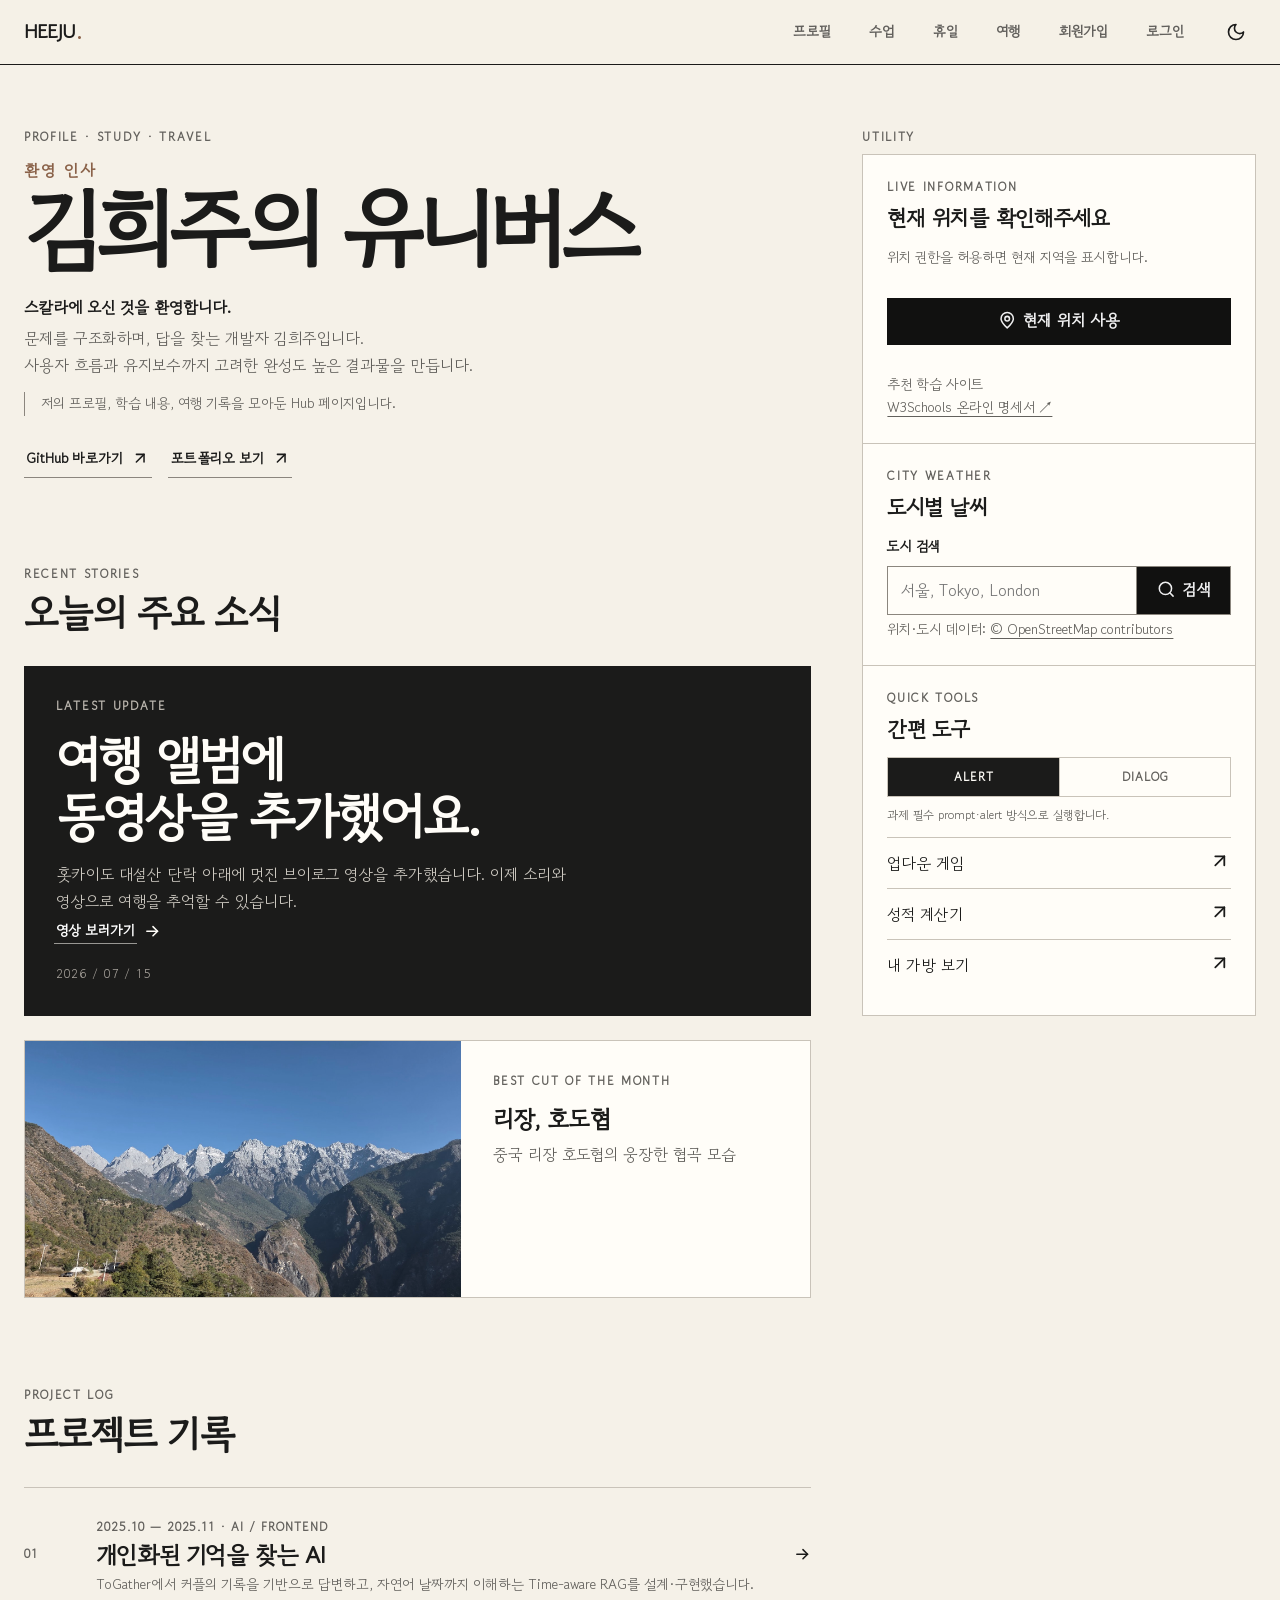
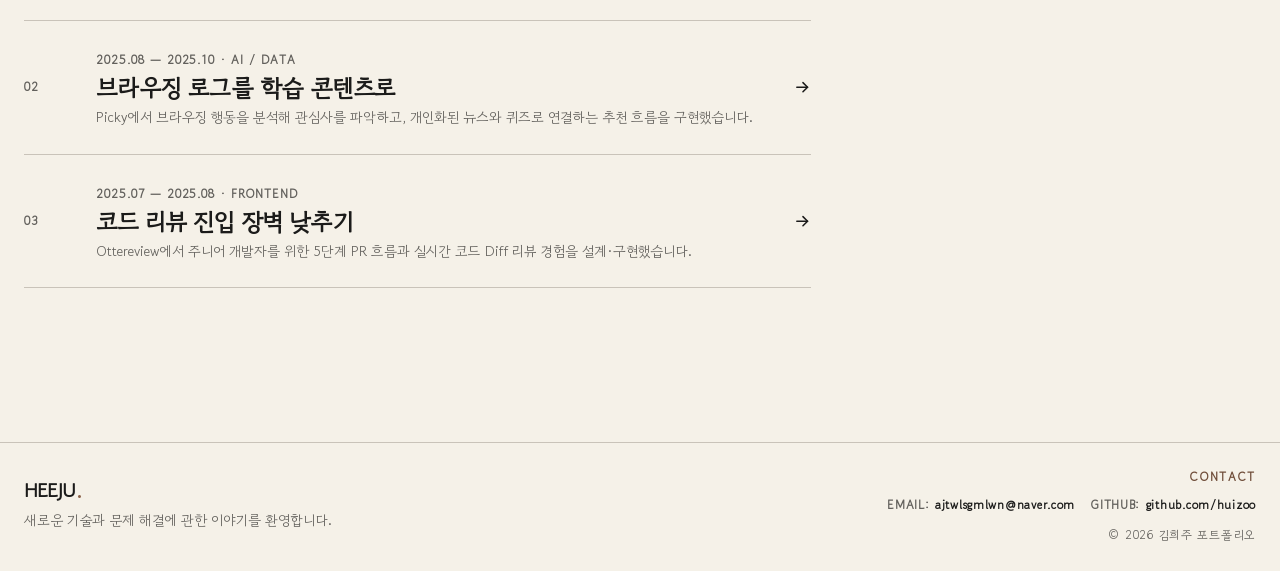
<file: html/index.html>
<!doctype html>
<html lang="ko">
  <head>
    <meta charset="UTF-8" />
    <meta name="viewport" content="width=device-width, initial-scale=1.0" />
    <meta name="description" content="김희주의 개발 경험과 개인 기록을 담은 포트폴리오 허브" />
    <meta name="author" content="김희주" />
    <title>Welcome SKALA</title>
    <script src="../script/introBoot.js"></script>
    <script src="../script/theme.js"></script>
    <script type="module" src="../script/siteShell.js"></script>
    <script src="../script/homeIntro.js" defer></script>
    <script src="../script/reveal.js" defer></script>
    <link rel="stylesheet" href="../css/style.css" />
    <link rel="stylesheet" href="../css/components.css" />
    <link rel="stylesheet" href="../css/pages.css" />
    <link rel="stylesheet" href="../css/home.css" />
    <link rel="stylesheet" href="../css/motion.css" />
    <link rel="stylesheet" href="../css/responsive.css" />
  </head>
  <body>
    <header class="site-header">
      <div class="layout-container site-header__inner">
        <a
          class="site-brand"
          href="./index.html"
          aria-label="김희주의 유니버스 홈"
          aria-current="page"
          >HEEJU<span>.</span></a
        >
        <nav class="site-nav" aria-label="주요 메뉴">
          <ul>
            <li><a href="./myProfile.html">프로필</a></li>
            <li><a href="./myClass.html">수업</a></li>
            <li><a href="./holiday.html">휴일</a></li>
            <li><a href="./myTrip.html">여행</a></li>
            <li class="site-nav__account-item"><a href="./signUp.html">회원가입</a></li>
            <li class="site-nav__auth-item"><a href="./login.html">로그인</a></li>
          </ul>
        </nav>
        <button class="theme-toggle" type="button" aria-label="테마 전환"></button>
      </div>
    </header>

    <main class="home-main">
      <div class="layout-container">
        <div class="home-dashboard">
          <div class="home-dashboard__primary">
            <section class="home-hero" aria-labelledby="home-title">
              <div class="home-hero__copy">
                <p class="eyebrow">PROFILE · STUDY · TRAVEL</p>
                <h1 id="home-title">
                  <span class="home-title__label">환영 인사</span>
                  <span class="home-title__main">김희주의 유니버스</span>
                </h1>
                <p class="home-hero__welcome">스칼라에 오신 것을 환영합니다.</p>
                <p class="hero-description">
                  문제를 구조화하며, 답을 찾는 개발자 김희주입니다.<br />
                  사용자 흐름과 유지보수까지 고려한 완성도 높은 결과물을 만듭니다.
                </p>
                <p class="home-hero__scope">
                  저의 프로필, 학습 내용, 여행 기록을 모아둔 Hub 페이지입니다.
                </p>
                <div class="home-hero__links" aria-label="개발자 외부 링크">
                  <a href="https://github.com/huizoo" target="_blank" rel="noopener noreferrer">
                    <span>GitHub 바로가기</span>
                    <svg class="ui-icon" aria-hidden="true" viewBox="0 0 24 24">
                      <path d="M7 17 17 7" /><path d="M7 7h10v10" />
                    </svg>
                  </a>
                  <a href="../documents/portfolio.pdf" target="_blank" rel="noopener noreferrer">
                    <span>포트폴리오 보기</span>
                    <svg class="ui-icon" aria-hidden="true" viewBox="0 0 24 24">
                      <path d="M7 17 17 7" /><path d="M7 7h10v10" />
                    </svg>
                  </a>
                </div>
              </div>
            </section>

            <section class="home-content" aria-labelledby="news-title">
              <div class="section-heading">
                <p class="eyebrow">RECENT STORIES</p>
                <h2 id="news-title">오늘의 주요 소식</h2>
              </div>
              <div class="content-grid">
                <article class="home-update-card">
                  <p class="eyebrow">LATEST UPDATE</p>
                  <h3>여행 앨범에<br />동영상을 추가했어요.</h3>
                  <p>
                    홋카이도 대설산 단락 아래에 멋진 브이로그 영상을
                    추가했습니다. 이제 소리와 영상으로 여행을 추억할 수
                    있습니다.
                  </p>
                  <a class="home-update-card__link" href="./myTrip.html#travel-film">
                    <span class="home-update-card__label"><span>영상 보러가기</span></span>
                    <svg class="ui-icon" aria-hidden="true" viewBox="0 0 24 24">
                      <path d="M5 12h14" />
                      <path d="m13 6 6 6-6 6" />
                    </svg>
                  </a>
                  <time datetime="2026-07-15">2026 / 07 / 15</time>
                </article>
                <article class="home-photo-card">
                  <button
                    class="trip-card__preview"
                    type="button"
                    data-lightbox-src="../media/리장.jpg"
                    data-lightbox-title="리장, 호도협"
                    data-lightbox-year="2025"
                    aria-label="리장 호도협 사진 크게 보기"
                  >
                    <img
                      src="../media/리장.jpg"
                      alt="중국 리장 호도협의 웅장한 협곡 모습(2025년 촬영)"
                    />
                  </button>
                  <div>
                    <p class="eyebrow">BEST CUT OF THE MONTH</p>
                    <h3>리장, 호도협</h3>
                    <p>중국 리장 호도협의 웅장한 협곡 모습</p>
                  </div>
                </article>
              </div>
            </section>

            <section class="home-notes" aria-labelledby="notes-title">
              <div class="section-heading">
                <p class="eyebrow">PROJECT LOG</p>
                <h2 id="notes-title">프로젝트 기록</h2>
              </div>
              <ol class="home-notes__list">
                <li>
                  <a href="../documents/portfolio.pdf#page=3" target="_blank" rel="noopener noreferrer">
                    <span class="home-notes__index">01</span>
                    <div>
                      <time datetime="2025-10-10">2025.10 — 2025.11 · AI / FRONTEND</time>
                      <h3>개인화된 기억을 찾는 AI</h3>
                      <p>ToGather에서 커플의 기록을 기반으로 답변하고, 자연어 날짜까지 이해하는 Time-aware RAG를 설계·구현했습니다.</p>
                    </div>
                    <svg class="ui-icon" aria-hidden="true" viewBox="0 0 24 24">
                      <path d="M5 12h14" /><path d="m13 6 6 6-6 6" />
                    </svg>
                  </a>
                </li>
                <li>
                  <a href="../documents/portfolio.pdf#page=7" target="_blank" rel="noopener noreferrer">
                    <span class="home-notes__index">02</span>
                    <div>
                      <time datetime="2025-08-25">2025.08 — 2025.10 · AI / DATA</time>
                      <h3>브라우징 로그를 학습 콘텐츠로</h3>
                      <p>Picky에서 브라우징 행동을 분석해 관심사를 파악하고, 개인화된 뉴스와 퀴즈로 연결하는 추천 흐름을 구현했습니다.</p>
                    </div>
                    <svg class="ui-icon" aria-hidden="true" viewBox="0 0 24 24">
                      <path d="M5 12h14" /><path d="m13 6 6 6-6 6" />
                    </svg>
                  </a>
                </li>
                <li>
                  <a href="../documents/portfolio.pdf#page=10" target="_blank" rel="noopener noreferrer">
                    <span class="home-notes__index">03</span>
                    <div>
                      <time datetime="2025-07-14">2025.07 — 2025.08 · FRONTEND</time>
                      <h3>코드 리뷰 진입 장벽 낮추기</h3>
                      <p>Ottereview에서 주니어 개발자를 위한 5단계 PR 흐름과 실시간 코드 Diff 리뷰 경험을 설계·구현했습니다.</p>
                    </div>
                    <svg class="ui-icon" aria-hidden="true" viewBox="0 0 24 24">
                      <path d="M5 12h14" /><path d="m13 6 6 6-6 6" />
                    </svg>
                  </a>
                </li>
              </ol>
            </section>
          </div>

          <aside class="home-utility" aria-labelledby="utility-title">
            <div class="section-heading section-heading--compact">
              <p class="eyebrow">UTILITY</p>
              <h2 class="visually-hidden" id="utility-title">정보와 도구</h2>
            </div>
            <div class="utility-grid">
              <article class="home-location-panel">
                <p class="eyebrow">LIVE INFORMATION</p>
                <h3 id="current-location-name">현재 위치를 확인해주세요</h3>
                <p class="home-location-panel__status" id="current-location-status" role="status">
                  위치 권한을 허용하면 현재 지역을 표시합니다.
                </p>
                <button class="location-request-button" id="current-location-button" type="button">
                  <span>
                    <svg class="ui-icon" aria-hidden="true" viewBox="0 0 24 24">
                      <path d="M20 10c0 5-8 12-8 12S4 15 4 10a8 8 0 1 1 16 0Z" />
                      <circle cx="12" cy="10" r="3" />
                    </svg>
                    <span class="location-request-button__label">현재 위치 사용</span>
                  </span>
                </button>
                <p class="home-location-panel__recommendation">
                  추천 학습 사이트<br /><a
                    href="https://www.w3schools.com"
                    target="_blank"
                    rel="noopener noreferrer"
                    >W3Schools 온라인 명세서 ↗</a
                  >
                </p>
              </article>
              <article class="home-weather-panel">
                <p class="eyebrow">CITY WEATHER</p>
                <h3>도시별 날씨</h3>
                <form id="city-search-form">
                  <label for="city-search-input">도시 검색</label>
                  <div class="search-row">
                    <input
                      type="text"
                      id="city-search-input"
                      placeholder="서울, Tokyo, London"
                      required
                    /><button type="submit">
                      <span class="search-button__content">
                        <svg class="search-button__icon ui-icon" aria-hidden="true" viewBox="0 0 24 24">
                          <circle cx="11" cy="11" r="8" /><path d="m21 21-4.3-4.3" />
                        </svg>
                        <span>검색</span>
                      </span>
                    </button>
                  </div>
                </form>
                <select
                  id="city-select"
                  aria-label="검색 결과에서 도시 선택"
                  hidden
                >
                  <option value="">
                    -- 검색 결과에서 도시를 선택해주세요 --
                  </option>
                </select>
                <div id="weather-box" aria-live="polite" hidden></div>
                <small
                  >위치·도시 데이터:
                  <a
                    href="https://www.openstreetmap.org/copyright"
                    target="_blank"
                    rel="noopener noreferrer"
                    >© OpenStreetMap contributors</a
                  ></small
                >
              </article>
              <article class="home-tools-panel">
                <p class="eyebrow">QUICK TOOLS</p>
                <h3>간편 도구</h3>
                <div class="home-tools-panel__mode" role="group" aria-label="간편 도구 실행 방식">
                  <button type="button" data-tool-mode="alert" aria-pressed="true">ALERT</button>
                  <button type="button" data-tool-mode="dialog" aria-pressed="false">DIALOG</button>
                </div>
                <p class="home-tools-panel__mode-description" id="tool-mode-description" aria-live="polite">
                  과제 필수 prompt·alert 방식으로 실행합니다.
                </p>
                <button type="button" onclick="runQuickTool('upDown')">
                  <span>업다운 게임</span>
                  <svg class="ui-icon" aria-hidden="true" viewBox="0 0 24 24">
                    <path d="M7 17 17 7" />
                    <path d="M7 7h10v10" />
                  </svg>
                </button>
                <button type="button" onclick="runQuickTool('grade')">
                  <span>성적 계산기</span>
                  <svg class="ui-icon" aria-hidden="true" viewBox="0 0 24 24">
                    <path d="M7 17 17 7" />
                    <path d="M7 7h10v10" />
                  </svg>
                </button>
                <button type="button" onclick="runQuickTool('bag')">
                  <span>내 가방 보기</span>
                  <svg class="ui-icon" aria-hidden="true" viewBox="0 0 24 24">
                    <path d="M7 17 17 7" />
                    <path d="M7 7h10v10" />
                  </svg>
                </button>
              </article>
            </div>
          </aside>
        </div>
      </div>
    </main>

    <dialog
      class="trip-lightbox trip-lightbox--single"
      id="trip-lightbox"
      aria-labelledby="trip-lightbox-title"
    >
      <div class="trip-lightbox__frame">
        <button class="trip-lightbox__close" type="button">닫기</button>
        <figure class="trip-lightbox__figure">
          <img id="trip-lightbox-image" alt="" />
          <figcaption>
            <span id="trip-lightbox-title"></span>
            <time id="trip-lightbox-year"></time>
          </figcaption>
        </figure>
      </div>
    </dialog>

    <dialog
      class="quick-tool-dialog"
      id="quick-tool-dialog"
      aria-labelledby="quick-tool-title"
      aria-describedby="quick-tool-description"
    >
      <div class="quick-tool-dialog__frame">
        <button class="quick-tool-dialog__close" id="quick-tool-close" type="button" aria-label="도구 닫기">
          <svg class="ui-icon" aria-hidden="true" viewBox="0 0 24 24">
            <path d="m6 6 12 12" /><path d="m18 6-12 12" />
          </svg>
        </button>
        <p class="eyebrow">DIALOG VERSION</p>
        <h2 id="quick-tool-title">간편 도구</h2>
        <p class="quick-tool-dialog__description" id="quick-tool-description"></p>
        <div class="quick-tool-dialog__result" id="quick-tool-result" aria-live="polite"></div>
        <form class="quick-tool-dialog__form" id="quick-tool-form" novalidate>
          <label class="quick-tool-dialog__field" id="quick-tool-field">
            <span id="quick-tool-input-label">값 입력</span>
            <input
              id="quick-tool-input"
              type="number"
              inputmode="numeric"
              autocomplete="off"
              aria-describedby="quick-tool-error"
            />
          </label>
          <small class="quick-tool-dialog__error" id="quick-tool-error" role="alert"></small>
          <div class="quick-tool-dialog__actions">
            <button class="quick-tool-dialog__cancel" id="quick-tool-cancel" type="button">
              <span>취소</span>
            </button>
            <button class="quick-tool-dialog__submit" type="submit">
              <span id="quick-tool-submit-label">확인</span>
            </button>
          </div>
        </form>
      </div>
    </dialog>

    <footer class="site-footer">
      <div class="layout-container site-footer__inner">
        <div class="site-footer__identity">
          <p class="site-brand">HEEJU<span>.</span></p>
          <p class="site-footer__message">새로운 기술과 문제 해결에 관한 이야기를 환영합니다.</p>
        </div>
        <div class="site-footer__meta">
          <p class="eyebrow">CONTACT</p>
          <nav class="site-footer__links" aria-label="연락처 및 외부 링크">
            <a href="mailto:ajtwlsgmlwn@naver.com">
              <span class="site-footer__link-label">EMAIL:</span>
              <span>ajtwlsgmlwn@naver.com</span>
            </a>
            <a href="https://github.com/huizoo" target="_blank" rel="noopener noreferrer">
              <span class="site-footer__link-label">GITHUB:</span>
              <span>github.com/huizoo</span>
            </a>
          </nav>
          <small>© 2026 김희주 포트폴리오</small>
        </div>
      </div>
    </footer>
    <script src="../script/upDown.js"></script>
    <script src="../script/grade.js"></script>
    <script src="../script/bag.js"></script>
    <script src="../script/dialogTools.js"></script>
    <script type="module" src="../script/realtimeInfo.js"></script>
    <script type="module" src="../script/currentLocation.js"></script>
    <script src="../script/utilitySticky.js"></script>
    <script src="../script/tripLightbox.js"></script>
    <script src="../script/backToTop.js"></script>
  </body>
</html>
</file>
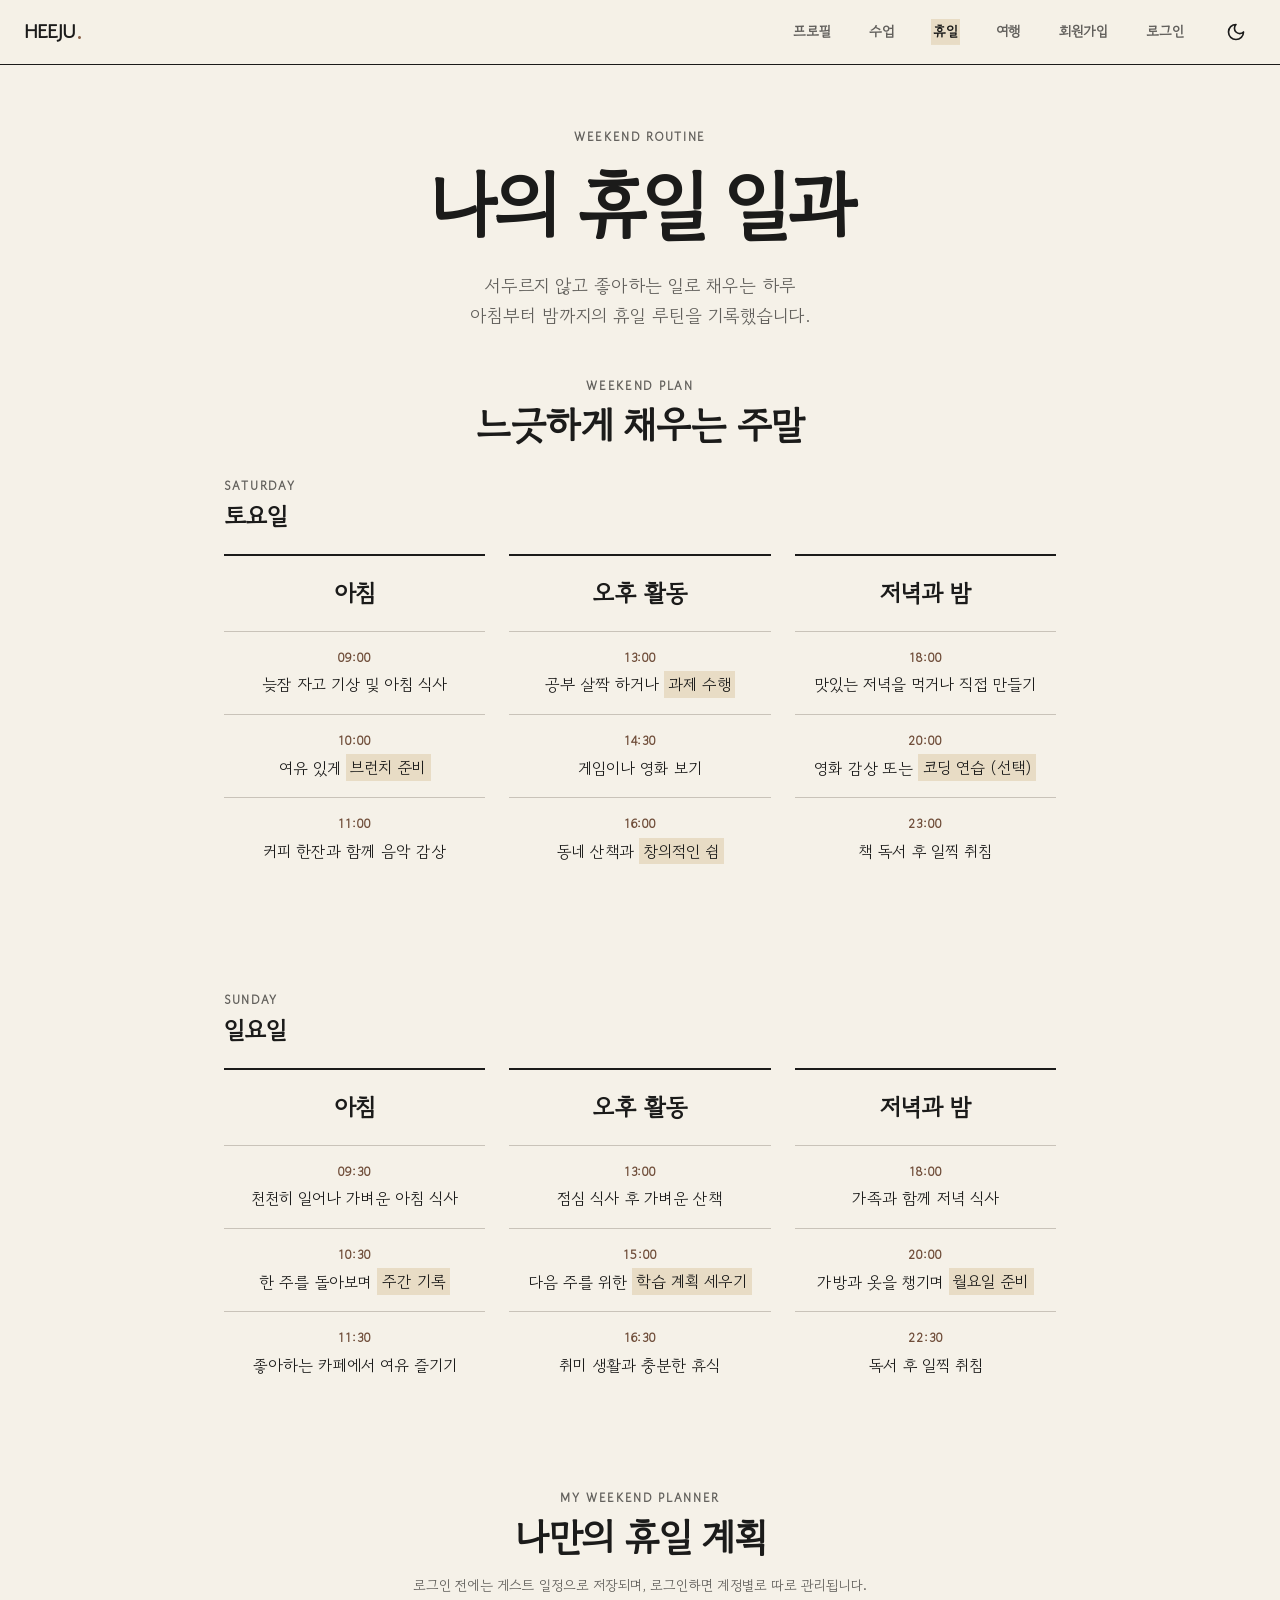
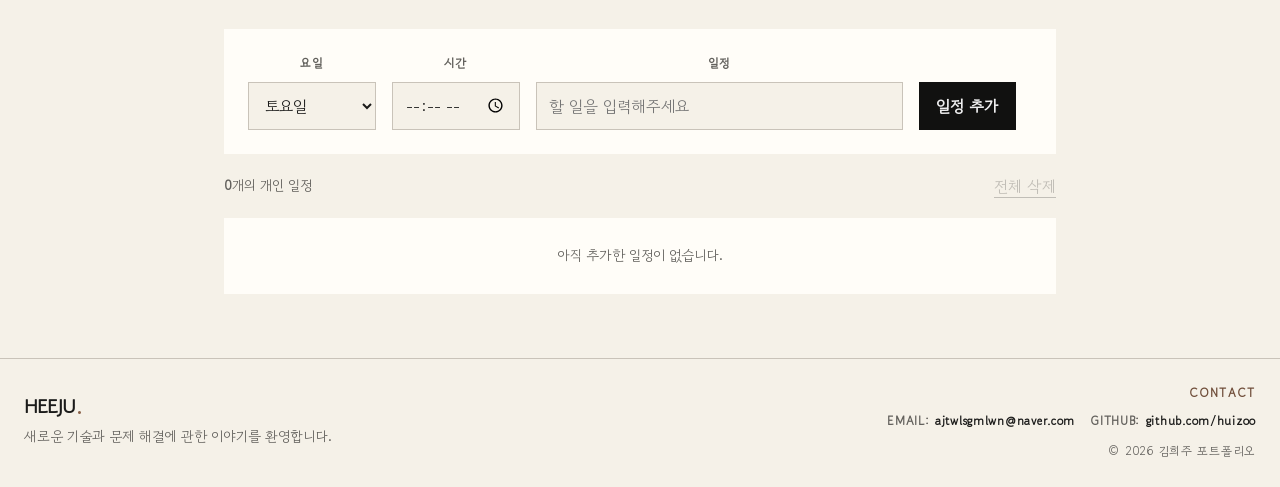
<file: html/holiday.html>
<!doctype html>
<html lang="ko">
  <head>
    <meta charset="UTF-8" />
    <meta name="viewport" content="width=device-width, initial-scale=1.0" />
    <title>나의 주말 일정 - SKALA</title>
    <script src="../script/theme.js"></script>
    <script type="module" src="../script/siteShell.js"></script>
    <script src="../script/reveal.js" defer></script>
    <link rel="stylesheet" href="../css/style.css" />
    <link rel="stylesheet" href="../css/pages.css" />
    <link rel="stylesheet" href="../css/motion.css" />
    <link rel="stylesheet" href="../css/responsive.css" />
  </head>
  <body>
    <header class="site-header">
      <div class="layout-container site-header__inner">
        <a class="site-brand" href="./index.html" aria-label="HEEJU 홈"
          >HEEJU<span>.</span></a
        >
        <nav class="site-nav" aria-label="주요 메뉴">
          <ul>
            <li><a href="./myProfile.html">프로필</a></li>
            <li><a href="./myClass.html">수업</a></li>
            <li><a href="./holiday.html" aria-current="page">휴일</a></li>
            <li><a href="./myTrip.html">여행</a></li>
            <li class="site-nav__account-item"><a href="./signUp.html">회원가입</a></li>
            <li class="site-nav__auth-item"><a href="./login.html">로그인</a></li>
          </ul>
        </nav>
        <button class="theme-toggle" type="button" aria-label="테마 전환"></button>
      </div>
    </header>

    <div class="layout-container">
      <main class="page-main page-main--narrow">
        <header class="page-heading">
          <p class="eyebrow">WEEKEND ROUTINE</p>
          <h1>나의 휴일 일과</h1>
          <p>
            서두르지 않고 좋아하는 일로 채우는 하루<br />
            아침부터 밤까지의 휴일 루틴을 기록했습니다.
          </p>
        </header>

        <section aria-labelledby="holiday-plan-title">
          <div class="section-heading holiday-plan-heading">
            <p class="eyebrow">WEEKEND PLAN</p>
            <h2 id="holiday-plan-title">느긋하게 채우는 주말</h2>
          </div>
          <div class="holiday-days">
          <section class="holiday-day" aria-labelledby="saturday-title">
            <header class="holiday-day__heading">
              <p class="eyebrow">SATURDAY</p>
              <h3 id="saturday-title">토요일</h3>
            </header>
            <div class="holiday-schedule__grid">
            <section class="schedule-card" aria-labelledby="saturday-morning-title">
              <h4 id="saturday-morning-title">아침</h4>
              <p class="schedule-item">
                <time datetime="09:00">09:00</time>
                늦잠 자고 기상 및 아침 식사
              </p>
              <p class="schedule-item">
                <time datetime="10:00">10:00</time>
                여유 있게 <mark>브런치 준비</mark>
              </p>
              <p class="schedule-item">
                <time datetime="11:00">11:00</time>
                커피 한잔과 함께 음악 감상
              </p>
            </section>

            <section class="schedule-card" aria-labelledby="saturday-afternoon-title">
              <h4 id="saturday-afternoon-title">오후 활동</h4>
              <p class="schedule-item">
                <time datetime="13:00">13:00</time>
                공부 살짝 하거나 <mark>과제 수행</mark>
              </p>
              <p class="schedule-item">
                <time datetime="14:30">14:30</time>
                게임이나 영화 보기
              </p>
              <p class="schedule-item">
                <time datetime="16:00">16:00</time>
                동네 산책과 <mark>창의적인 쉼</mark>
              </p>
            </section>

            <section class="schedule-card" aria-labelledby="saturday-evening-title">
              <h4 id="saturday-evening-title">저녁과 밤</h4>
              <p class="schedule-item">
                <time datetime="18:00">18:00</time>
                맛있는 저녁을 먹거나 직접 만들기
              </p>
              <p class="schedule-item">
                <time datetime="20:00">20:00</time>
                영화 감상 또는 <mark>코딩 연습 (선택)</mark>
              </p>
              <p class="schedule-item">
                <time datetime="23:00">23:00</time>
                책 독서 후 일찍 취침
              </p>
            </section>
            </div>
          </section>

          <section class="holiday-day" aria-labelledby="sunday-title">
            <header class="holiday-day__heading">
              <p class="eyebrow">SUNDAY</p>
              <h3 id="sunday-title">일요일</h3>
            </header>
            <div class="holiday-schedule__grid">
              <section class="schedule-card" aria-labelledby="sunday-morning-title">
                <h4 id="sunday-morning-title">아침</h4>
                <p class="schedule-item">
                  <time datetime="09:30">09:30</time>
                  천천히 일어나 가벼운 아침 식사
                </p>
                <p class="schedule-item">
                  <time datetime="10:30">10:30</time>
                  한 주를 돌아보며 <mark>주간 기록</mark>
                </p>
                <p class="schedule-item">
                  <time datetime="11:30">11:30</time>
                  좋아하는 카페에서 여유 즐기기
                </p>
              </section>

              <section class="schedule-card" aria-labelledby="sunday-afternoon-title">
                <h4 id="sunday-afternoon-title">오후 활동</h4>
                <p class="schedule-item">
                  <time datetime="13:00">13:00</time>
                  점심 식사 후 가벼운 산책
                </p>
                <p class="schedule-item">
                  <time datetime="15:00">15:00</time>
                  다음 주를 위한 <mark>학습 계획 세우기</mark>
                </p>
                <p class="schedule-item">
                  <time datetime="16:30">16:30</time>
                  취미 생활과 충분한 휴식
                </p>
              </section>

              <section class="schedule-card" aria-labelledby="sunday-evening-title">
                <h4 id="sunday-evening-title">저녁과 밤</h4>
                <p class="schedule-item">
                  <time datetime="18:00">18:00</time>
                  가족과 함께 저녁 식사
                </p>
                <p class="schedule-item">
                  <time datetime="20:00">20:00</time>
                  가방과 옷을 챙기며 <mark>월요일 준비</mark>
                </p>
                <p class="schedule-item">
                  <time datetime="22:30">22:30</time>
                  독서 후 일찍 취침
                </p>
              </section>
            </div>
          </section>
          </div>
        </section>

        <section aria-labelledby="planner-title">
          <div class="section-heading">
            <p class="eyebrow">MY WEEKEND PLANNER</p>
            <h2 id="planner-title">나만의 휴일 계획</h2>
            <p class="section-description" id="planner-owner-message"></p>
          </div>

          <form class="planner-form" id="planner-form">
            <label>
              <span>요일</span>
              <select name="day" required>
                <option value="saturday">토요일</option>
                <option value="sunday">일요일</option>
              </select>
            </label>
            <label>
              <span>시간</span>
              <input name="time" type="time" required />
            </label>
            <label class="planner-form__title">
              <span>일정</span>
              <input name="title" type="text" maxlength="60" placeholder="할 일을 입력해주세요" required />
            </label>
            <button type="submit"><span id="planner-submit-label">일정 추가</span></button>
            <button class="planner-form__cancel" id="planner-cancel" type="button" hidden>
              <span>수정 취소</span>
            </button>
          </form>

          <div class="planner-toolbar">
            <p><strong id="planner-count">0</strong>개의 개인 일정</p>
            <button id="planner-clear" type="button">전체 삭제</button>
          </div>
          <ul class="planner-list" id="planner-list"></ul>
          <p class="planner-empty" id="planner-empty">아직 추가한 일정이 없습니다.</p>
        </section>
      </main>
    </div>

    <footer class="site-footer">
      <div class="layout-container site-footer__inner">
        <div class="site-footer__identity">
          <p class="site-brand">HEEJU<span>.</span></p>
          <p class="site-footer__message">새로운 기술과 문제 해결에 관한 이야기를 환영합니다.</p>
        </div>
        <div class="site-footer__meta">
          <p class="eyebrow">CONTACT</p>
          <nav class="site-footer__links" aria-label="연락처 및 외부 링크">
            <a href="mailto:ajtwlsgmlwn@naver.com">
              <span class="site-footer__link-label">EMAIL:</span>
              <span>ajtwlsgmlwn@naver.com</span>
            </a>
            <a href="https://github.com/huizoo" target="_blank" rel="noopener noreferrer">
              <span class="site-footer__link-label">GITHUB:</span>
              <span>github.com/huizoo</span>
            </a>
          </nav>
          <small>© 2026 김희주 포트폴리오</small>
        </div>
      </div>
    </footer>
    <script type="module" src="../script/holidayPlanner.js"></script>
    <script src="../script/backToTop.js"></script>
  </body>
</html>
</file>
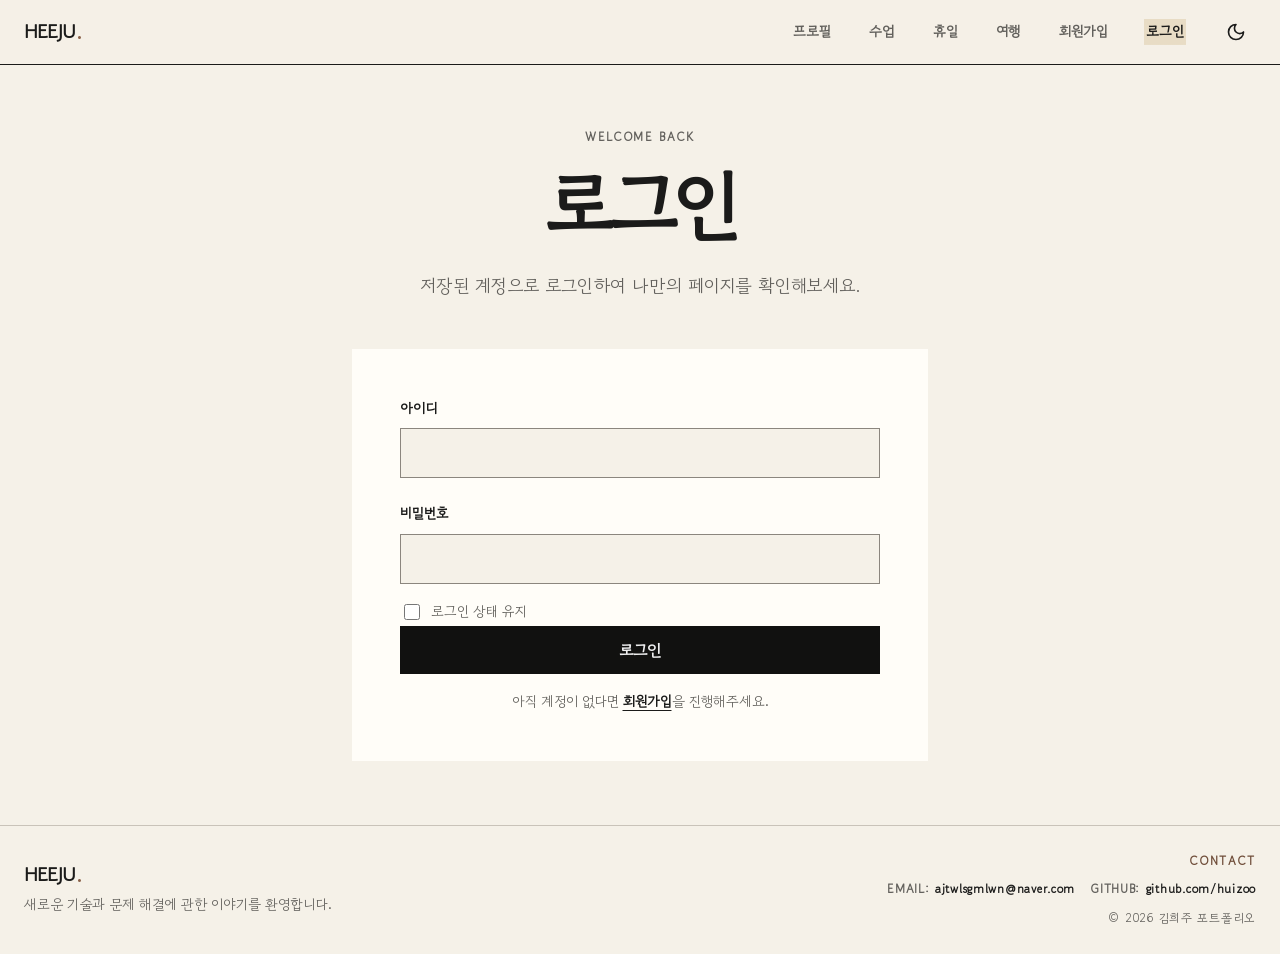
<file: html/login.html>
<!doctype html>
<html lang="ko">
  <head>
    <meta charset="UTF-8" />
    <meta name="viewport" content="width=device-width, initial-scale=1.0" />
    <title>로그인 - SKALA</title>
    <script src="../script/theme.js"></script>
    <script type="module" src="../script/siteShell.js"></script>
    <link rel="stylesheet" href="../css/style.css" />
    <link rel="stylesheet" href="../css/components.css" />
    <link rel="stylesheet" href="../css/pages.css" />
    <link rel="stylesheet" href="../css/responsive.css" />
  </head>
  <body>
    <header class="site-header">
      <div class="layout-container site-header__inner">
        <a class="site-brand" href="./index.html" aria-label="HEEJU 홈">HEEJU<span>.</span></a>
        <nav class="site-nav" aria-label="주요 메뉴">
          <ul>
            <li><a href="./myProfile.html">프로필</a></li>
            <li><a href="./myClass.html">수업</a></li>
            <li><a href="./holiday.html">휴일</a></li>
            <li><a href="./myTrip.html">여행</a></li>
            <li class="site-nav__account-item"><a href="./signUp.html">회원가입</a></li>
            <li class="site-nav__auth-item">
              <a href="./login.html" aria-current="page">로그인</a>
            </li>
          </ul>
        </nav>
        <button class="theme-toggle" type="button" aria-label="테마 전환"></button>
      </div>
    </header>

    <div class="layout-container">
      <main class="page-main page-main--narrow">
        <header class="page-heading">
          <p class="eyebrow">WELCOME BACK</p>
          <h1>로그인</h1>
          <p>저장된 계정으로 로그인하여 나만의 페이지를 확인해보세요.</p>
        </header>

        <form class="auth-form" id="login-form" novalidate>
          <div class="form-field">
            <label for="login-user-id">아이디</label>
            <input id="login-user-id" name="userId" type="text" autocomplete="username" required />
          </div>
          <div class="form-field">
            <label for="login-password">비밀번호</label>
            <input id="login-password" name="password" type="password" autocomplete="current-password" required />
          </div>
          <label class="auth-form__remember">
            <input name="remember" type="checkbox" />
            <span>로그인 상태 유지</span>
          </label>
          <p class="form-error auth-form__error" id="login-error" role="alert"></p>
          <button class="auth-form__submit" type="submit"><span>로그인</span></button>
          <p class="auth-form__helper">아직 계정이 없다면 <a href="./signUp.html">회원가입</a>을 진행해주세요.</p>
        </form>
      </main>
    </div>

    <footer class="site-footer">
      <div class="layout-container site-footer__inner">
        <div class="site-footer__identity">
          <p class="site-brand">HEEJU<span>.</span></p>
          <p class="site-footer__message">새로운 기술과 문제 해결에 관한 이야기를 환영합니다.</p>
        </div>
        <div class="site-footer__meta">
          <p class="eyebrow">CONTACT</p>
          <nav class="site-footer__links" aria-label="연락처 및 외부 링크">
            <a href="mailto:ajtwlsgmlwn@naver.com">
              <span class="site-footer__link-label">EMAIL:</span>
              <span>ajtwlsgmlwn@naver.com</span>
            </a>
            <a href="https://github.com/huizoo" target="_blank" rel="noopener noreferrer">
              <span class="site-footer__link-label">GITHUB:</span>
              <span>github.com/huizoo</span>
            </a>
          </nav>
          <small>© 2026 김희주 포트폴리오</small>
        </div>
      </div>
    </footer>
    <script type="module" src="../script/login.js"></script>
    <script src="../script/backToTop.js"></script>
  </body>
</html>
</file>
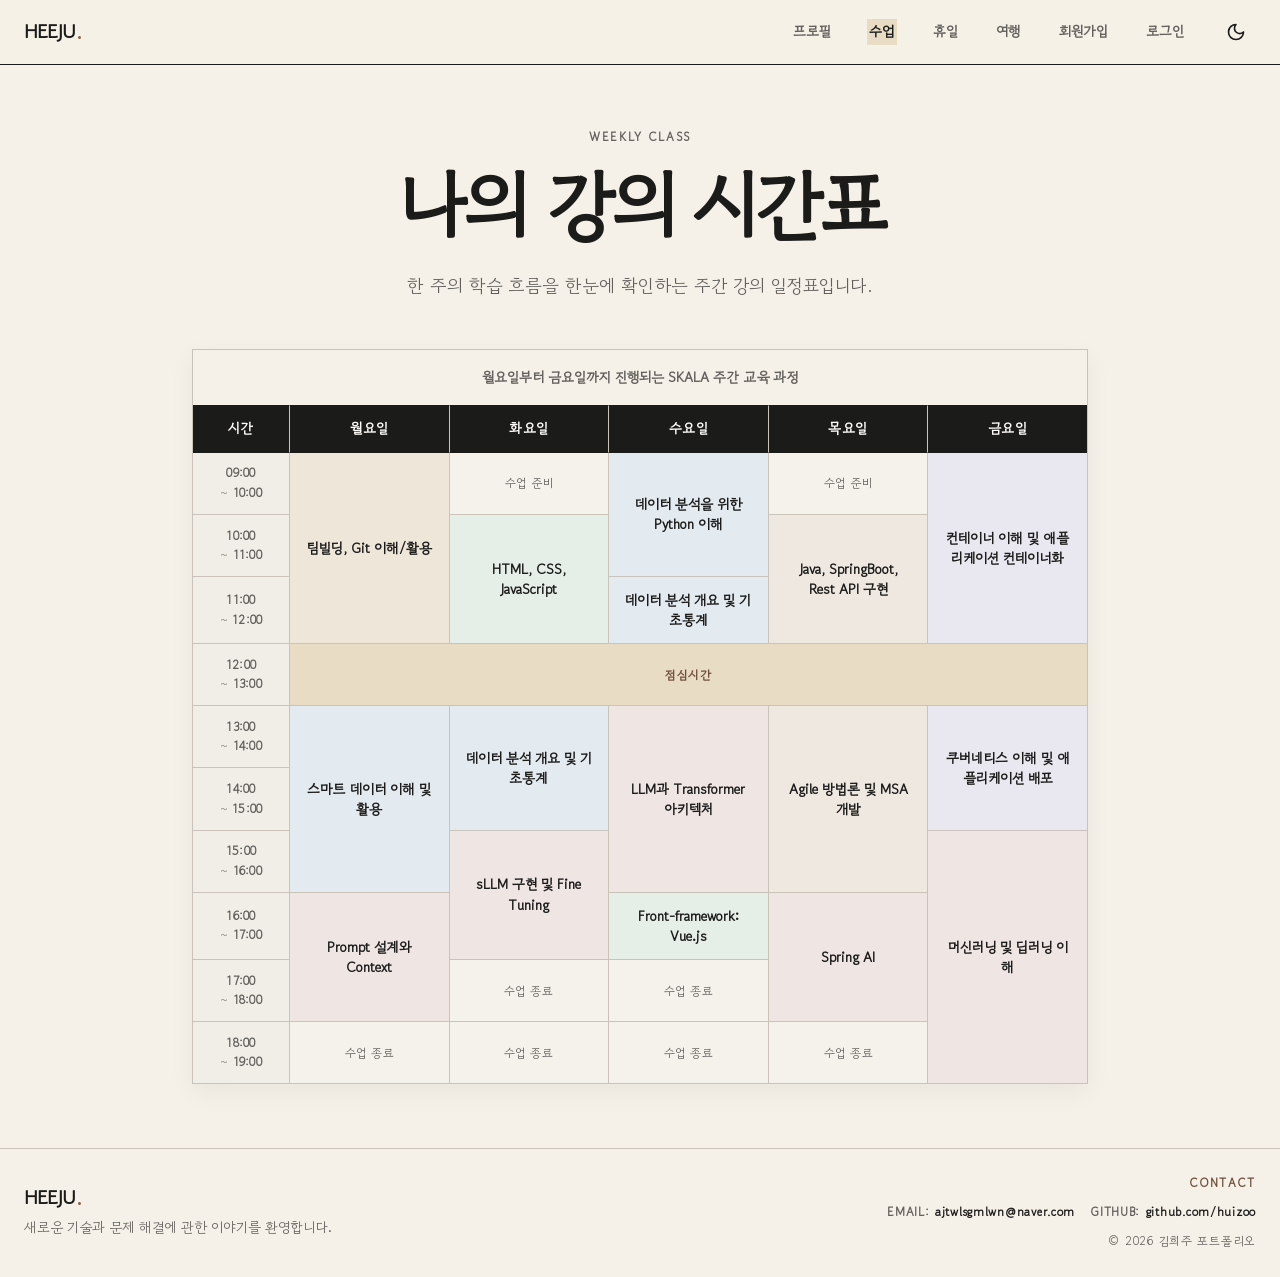
<file: html/myClass.html>
<!doctype html>
<html lang="ko">
  <head>
    <meta charset="UTF-8" />
    <meta name="viewport" content="width=device-width, initial-scale=1.0" />
    <title>나의 강의 일정 - SKALA</title>
    <script src="../script/theme.js"></script>
    <script type="module" src="../script/siteShell.js"></script>
    <script src="../script/reveal.js" defer></script>
    <link rel="stylesheet" href="../css/style.css" />
    <link rel="stylesheet" href="../css/components.css" />
    <link rel="stylesheet" href="../css/motion.css" />
    <link rel="stylesheet" href="../css/responsive.css" />
  </head>
  <body>
    <header class="site-header">
      <div class="layout-container site-header__inner">
        <a class="site-brand" href="./index.html" aria-label="HEEJU 홈">HEEJU<span>.</span></a>
        <nav class="site-nav" aria-label="주요 메뉴">
          <ul>
            <li><a href="./myProfile.html">프로필</a></li>
            <li><a href="./myClass.html" aria-current="page">수업</a></li>
            <li><a href="./holiday.html">휴일</a></li>
            <li><a href="./myTrip.html">여행</a></li>
            <li class="site-nav__account-item"><a href="./signUp.html">회원가입</a></li>
            <li class="site-nav__auth-item"><a href="./login.html">로그인</a></li>
          </ul>
        </nav>
        <button class="theme-toggle" type="button" aria-label="테마 전환"></button>
      </div>
    </header>

    <div class="layout-container">
      <main class="page-main">
        <header class="page-heading">
          <p class="eyebrow">WEEKLY CLASS</p>
          <h1>나의 강의 시간표</h1>
          <p>한 주의 학습 흐름을 한눈에 확인하는 주간 강의 일정표입니다.</p>
        </header>

        <div
          class="table-scroll"
          role="region"
          aria-label="주간 강의 시간표"
        >
          <table class="class-table">
            <caption>
              월요일부터 금요일까지 진행되는 SKALA 주간 교육 과정
            </caption>
            <thead>
              <tr>
                <th scope="col">시간</th>
                <th scope="col">월요일</th>
                <th scope="col">화요일</th>
                <th scope="col">수요일</th>
                <th scope="col">목요일</th>
                <th scope="col">금요일</th>
              </tr>
            </thead>
            <tbody>
              <tr>
                <th scope="row">
                  <time datetime="09:00">09:00</time>
                  <span class="visually-hidden">부터</span>
                  <time datetime="10:00">10:00</time>
                </th>
                <td rowspan="3" class="class-table__course class-table__course--team">
                  팀빌딩, Git 이해/활용
                </td>
                <td class="class-table__empty">수업 준비</td>
                <td rowspan="2" class="class-table__course class-table__course--data">
                  데이터 분석을 위한 Python 이해
                </td>
                <td class="class-table__empty">수업 준비</td>
                <td rowspan="3" class="class-table__course class-table__course--cloud">
                  컨테이너 이해 및 애플리케이션 컨테이너화
                </td>
              </tr>
              <tr>
                <th scope="row">
                  <time datetime="10:00">10:00</time>
                  <span class="visually-hidden">부터</span>
                  <time datetime="11:00">11:00</time>
                </th>
                <td rowspan="2" class="class-table__course class-table__course--frontend">
                  HTML, CSS, JavaScript
                </td>
                <td rowspan="2" class="class-table__course class-table__course--backend">
                  Java, SpringBoot, Rest API 구현
                </td>
              </tr>
              <tr>
                <th scope="row">
                  <time datetime="11:00">11:00</time>
                  <span class="visually-hidden">부터</span>
                  <time datetime="12:00">12:00</time>
                </th>
                <td class="class-table__course class-table__course--data">
                  데이터 분석 개요 및 기초통계
                </td>
              </tr>
              <tr class="class-table__break">
                <th scope="row">
                  <time datetime="12:00">12:00</time>
                  <span class="visually-hidden">부터</span>
                  <time datetime="13:00">13:00</time>
                </th>
                <td colspan="5">점심시간</td>
              </tr>
              <tr>
                <th scope="row">
                  <time datetime="13:00">13:00</time>
                  <span class="visually-hidden">부터</span>
                  <time datetime="14:00">14:00</time>
                </th>
                <td rowspan="3" class="class-table__course class-table__course--data">
                  스마트 데이터 이해 및 활용
                </td>
                <td rowspan="2" class="class-table__course class-table__course--data">
                  데이터 분석 개요 및 기초통계
                </td>
                <td rowspan="3" class="class-table__course class-table__course--ai">
                  LLM과 Transformer 아키텍처
                </td>
                <td rowspan="3" class="class-table__course class-table__course--backend">
                  Agile 방법론 및 MSA 개발
                </td>
                <td rowspan="2" class="class-table__course class-table__course--cloud">
                  쿠버네티스 이해 및 애플리케이션 배포
                </td>
              </tr>
              <tr>
                <th scope="row">
                  <time datetime="14:00">14:00</time>
                  <span class="visually-hidden">부터</span>
                  <time datetime="15:00">15:00</time>
                </th>
              </tr>
              <tr>
                <th scope="row">
                  <time datetime="15:00">15:00</time>
                  <span class="visually-hidden">부터</span>
                  <time datetime="16:00">16:00</time>
                </th>
                <td rowspan="2" class="class-table__course class-table__course--ai">
                  sLLM 구현 및 Fine Tuning
                </td>
                <td rowspan="4" class="class-table__course class-table__course--ai">
                  머신러닝 및 딥러닝 이해
                </td>
              </tr>
              <tr>
                <th scope="row">
                  <time datetime="16:00">16:00</time>
                  <span class="visually-hidden">부터</span>
                  <time datetime="17:00">17:00</time>
                </th>
                <td rowspan="2" class="class-table__course class-table__course--ai">
                  Prompt 설계와 Context
                </td>
                <td class="class-table__course class-table__course--frontend">
                  Front-framework: Vue.js
                </td>
                <td rowspan="2" class="class-table__course class-table__course--ai">
                  Spring AI
                </td>
              </tr>
              <tr>
                <th scope="row">
                  <time datetime="17:00">17:00</time>
                  <span class="visually-hidden">부터</span>
                  <time datetime="18:00">18:00</time>
                </th>
                <td class="class-table__empty">수업 종료</td>
                <td class="class-table__empty">수업 종료</td>
              </tr>
              <tr>
                <th scope="row">
                  <time datetime="18:00">18:00</time>
                  <span class="visually-hidden">부터</span>
                  <time datetime="19:00">19:00</time>
                </th>
                <td class="class-table__empty">수업 종료</td>
                <td class="class-table__empty">수업 종료</td>
                <td class="class-table__empty">수업 종료</td>
                <td class="class-table__empty">수업 종료</td>
              </tr>
            </tbody>
          </table>
        </div>
      </main>
    </div>

    <footer class="site-footer">
      <div class="layout-container site-footer__inner">
        <div class="site-footer__identity">
          <p class="site-brand">HEEJU<span>.</span></p>
          <p class="site-footer__message">새로운 기술과 문제 해결에 관한 이야기를 환영합니다.</p>
        </div>
        <div class="site-footer__meta">
          <p class="eyebrow">CONTACT</p>
          <nav class="site-footer__links" aria-label="연락처 및 외부 링크">
            <a href="mailto:ajtwlsgmlwn@naver.com">
              <span class="site-footer__link-label">EMAIL:</span>
              <span>ajtwlsgmlwn@naver.com</span>
            </a>
            <a href="https://github.com/huizoo" target="_blank" rel="noopener noreferrer">
              <span class="site-footer__link-label">GITHUB:</span>
              <span>github.com/huizoo</span>
            </a>
          </nav>
          <small>© 2026 김희주 포트폴리오</small>
        </div>
      </div>
    </footer>
    <script src="../script/backToTop.js"></script>
  </body>
</html>
</file>
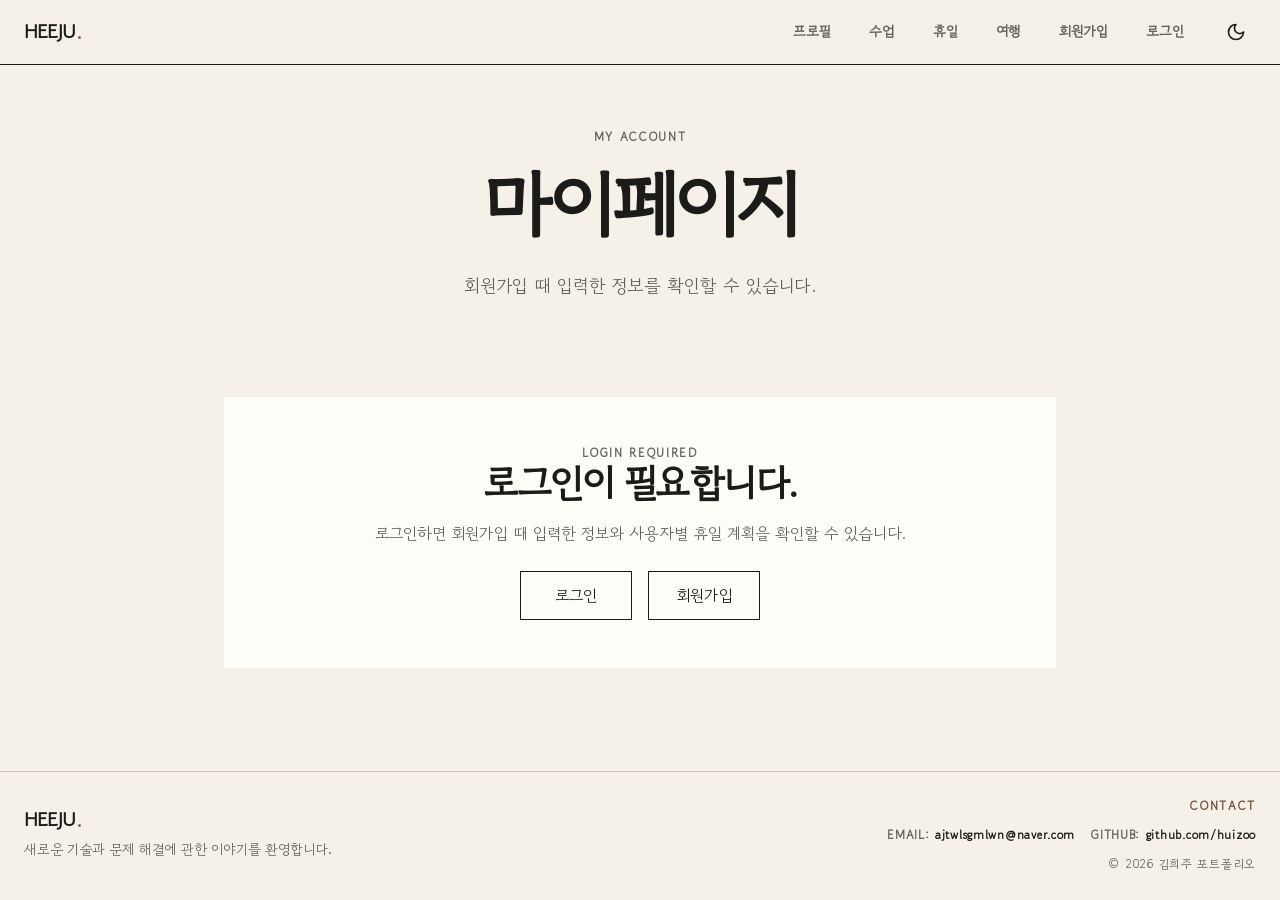
<file: html/myPage.html>
<!doctype html>
<html lang="ko">
  <head>
    <meta charset="UTF-8" />
    <meta name="viewport" content="width=device-width, initial-scale=1.0" />
    <title>마이페이지 - SKALA</title>
    <script src="../script/theme.js"></script>
    <script type="module" src="../script/siteShell.js"></script>
    <script src="../script/reveal.js" defer></script>
    <link rel="stylesheet" href="../css/style.css" />
    <link rel="stylesheet" href="../css/pages.css" />
    <link rel="stylesheet" href="../css/motion.css" />
    <link rel="stylesheet" href="../css/responsive.css" />
  </head>
  <body>
    <header class="site-header">
      <div class="layout-container site-header__inner">
        <a class="site-brand" href="./index.html" aria-label="HEEJU 홈">HEEJU<span>.</span></a>
        <nav class="site-nav" aria-label="주요 메뉴">
          <ul>
            <li><a href="./myProfile.html">프로필</a></li>
            <li><a href="./myClass.html">수업</a></li>
            <li><a href="./holiday.html">휴일</a></li>
            <li><a href="./myTrip.html">여행</a></li>
            <li class="site-nav__account-item"><a href="./signUp.html">회원가입</a></li>
            <li class="site-nav__auth-item"><a href="./login.html">로그인</a></li>
          </ul>
        </nav>
        <button class="theme-toggle" type="button" aria-label="테마 전환"></button>
      </div>
    </header>

    <div class="layout-container">
      <main class="page-main page-main--narrow">
        <header class="page-heading">
          <p class="eyebrow">MY ACCOUNT</p>
          <h1 id="my-page-title">마이페이지</h1>
          <p>회원가입 때 입력한 정보를 확인할 수 있습니다.</p>
        </header>

        <section class="my-page-card" id="my-page-account" hidden>
          <div class="section-heading section-heading--compact">
            <p class="eyebrow">ACCOUNT DETAILS</p>
            <h2>내 정보</h2>
          </div>
          <dl class="my-page-details">
            <dt>아이디</dt><dd data-user-field="userId"></dd>
            <dt>이름</dt><dd data-user-field="name"></dd>
            <dt>이메일</dt><dd data-user-field="email"></dd>
            <dt>생년월일</dt><dd data-user-field="birth"></dd>
            <dt>성별</dt><dd data-user-field="gender"></dd>
            <dt>관심 분야</dt><dd data-user-field="interests"></dd>
            <dt>가입 경로</dt><dd data-user-field="subscription"></dd>
            <dt>자기소개</dt><dd data-user-field="intro"></dd>
            <dt>가입일</dt><dd data-user-field="createdAt"></dd>
          </dl>
          <button class="my-page-logout" id="my-page-logout" type="button">
            <span>로그아웃</span>
          </button>
        </section>

        <section class="my-page-guest" id="my-page-guest" hidden>
          <p class="eyebrow">LOGIN REQUIRED</p>
          <h2>로그인이 필요합니다.</h2>
          <p>로그인하면 회원가입 때 입력한 정보와 사용자별 휴일 계획을 확인할 수 있습니다.</p>
          <div class="my-page-guest__actions">
            <a href="./login.html">로그인</a>
            <a href="./signUp.html">회원가입</a>
          </div>
        </section>
      </main>
    </div>

    <footer class="site-footer">
      <div class="layout-container site-footer__inner">
        <div class="site-footer__identity">
          <p class="site-brand">HEEJU<span>.</span></p>
          <p class="site-footer__message">새로운 기술과 문제 해결에 관한 이야기를 환영합니다.</p>
        </div>
        <div class="site-footer__meta">
          <p class="eyebrow">CONTACT</p>
          <nav class="site-footer__links" aria-label="연락처 및 외부 링크">
            <a href="mailto:ajtwlsgmlwn@naver.com">
              <span class="site-footer__link-label">EMAIL:</span>
              <span>ajtwlsgmlwn@naver.com</span>
            </a>
            <a href="https://github.com/huizoo" target="_blank" rel="noopener noreferrer">
              <span class="site-footer__link-label">GITHUB:</span>
              <span>github.com/huizoo</span>
            </a>
          </nav>
          <small>© 2026 김희주 포트폴리오</small>
        </div>
      </div>
    </footer>
    <script type="module" src="../script/myPage.js"></script>
    <script src="../script/backToTop.js"></script>
  </body>
</html>
</file>
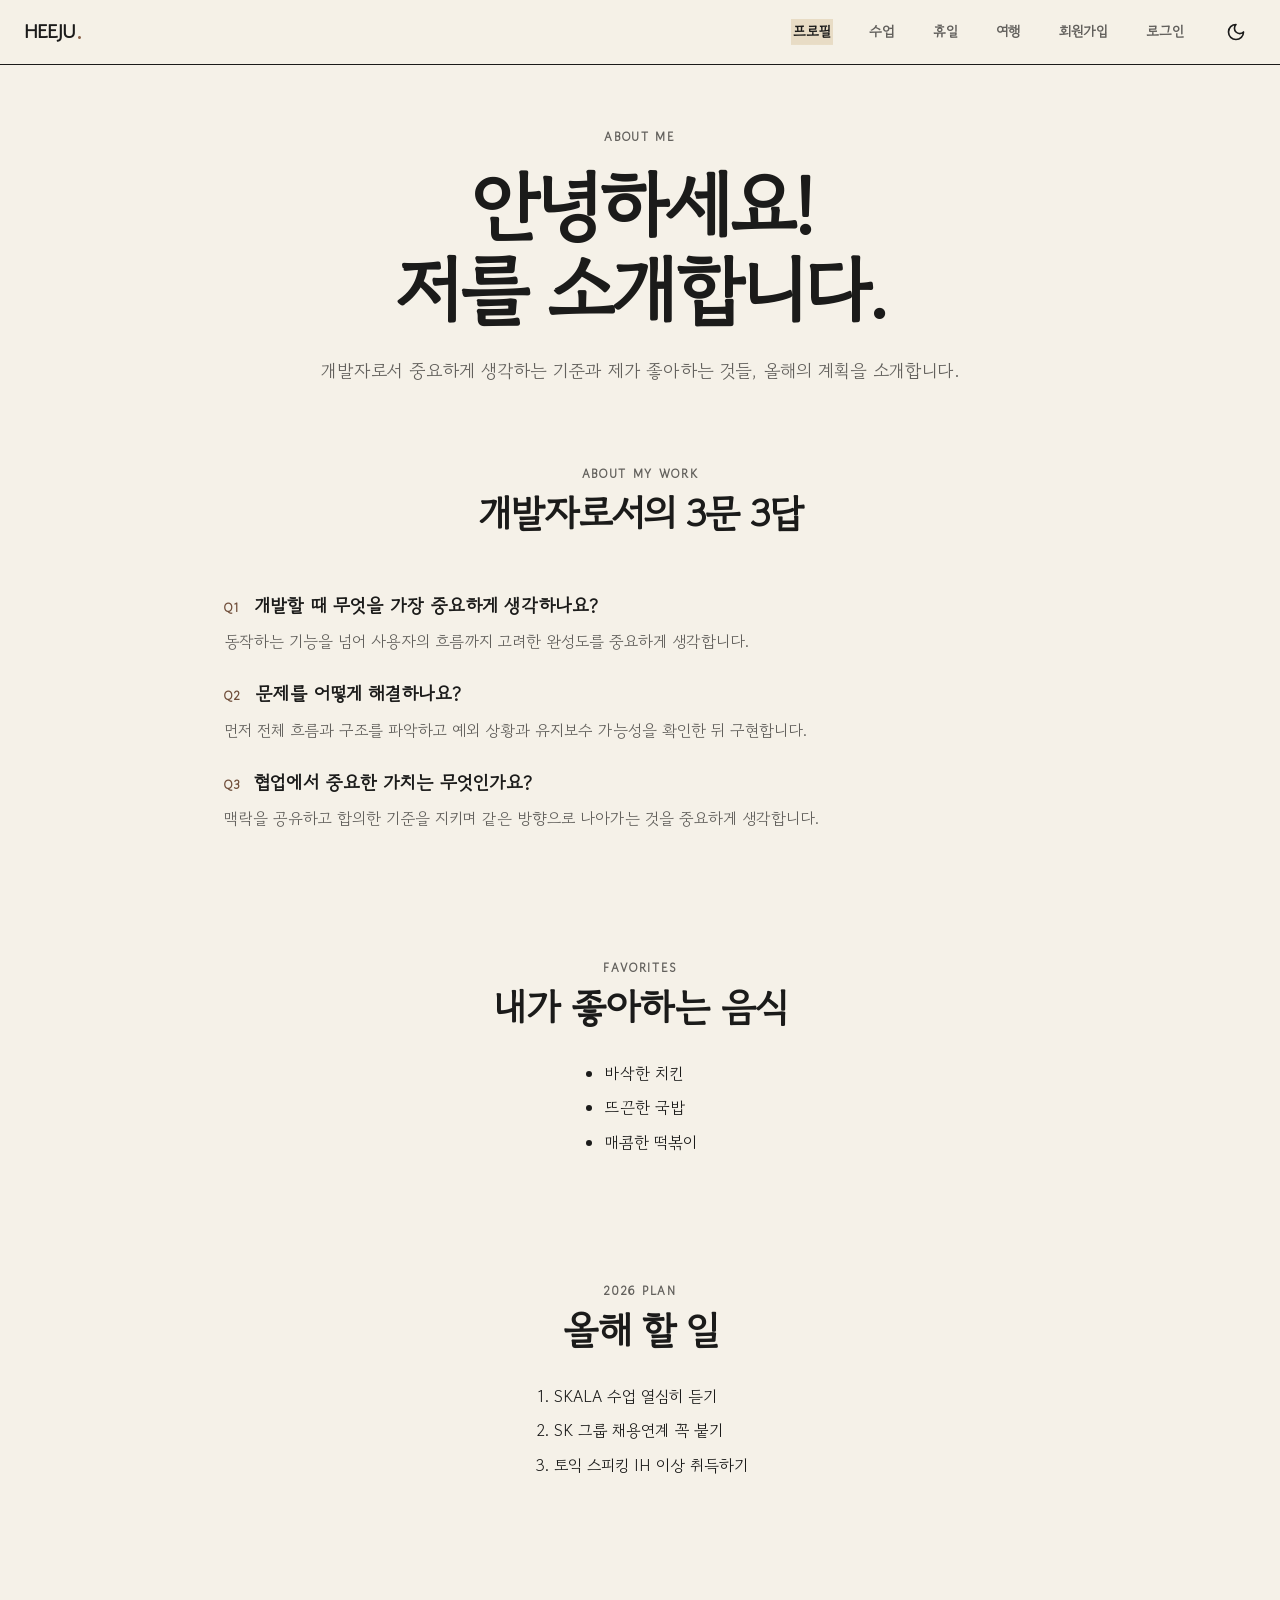
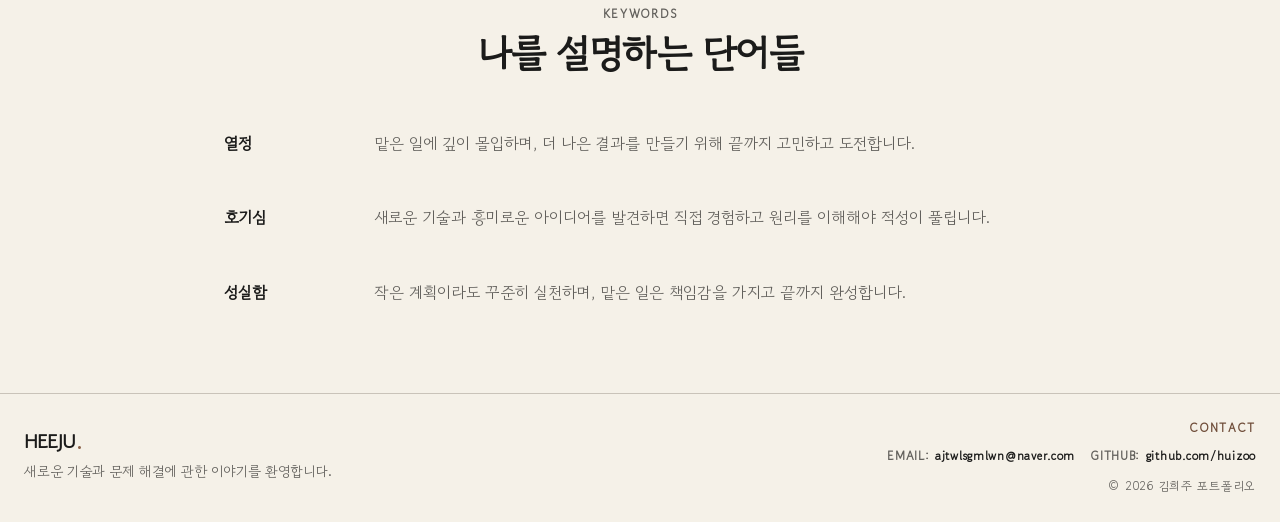
<file: html/myProfile.html>
<!doctype html>
<html lang="ko">
  <head>
    <meta charset="UTF-8" />
    <meta name="viewport" content="width=device-width, initial-scale=1.0" />
    <title>나의 소개 - SKALA</title>
    <script src="../script/theme.js"></script>
    <script type="module" src="../script/siteShell.js"></script>
    <script src="../script/reveal.js" defer></script>
    <link rel="stylesheet" href="../css/style.css" />
    <link rel="stylesheet" href="../css/pages.css" />
    <link rel="stylesheet" href="../css/motion.css" />
    <link rel="stylesheet" href="../css/responsive.css" />
  </head>
  <body>
    <header class="site-header">
      <div class="layout-container site-header__inner">
        <a class="site-brand" href="./index.html" aria-label="HEEJU 홈">HEEJU<span>.</span></a>
        <nav class="site-nav" aria-label="주요 메뉴">
          <ul>
            <li><a href="./myProfile.html" aria-current="page">프로필</a></li>
            <li><a href="./myClass.html">수업</a></li>
            <li><a href="./holiday.html">휴일</a></li>
            <li><a href="./myTrip.html">여행</a></li>
            <li class="site-nav__account-item"><a href="./signUp.html">회원가입</a></li>
            <li class="site-nav__auth-item"><a href="./login.html">로그인</a></li>
          </ul>
        </nav>
        <button class="theme-toggle" type="button" aria-label="테마 전환"></button>
      </div>
    </header>

    <div class="layout-container">
      <main class="page-main page-main--narrow">
        <header class="page-heading">
          <p class="eyebrow">ABOUT ME</p>
          <h1>안녕하세요! 저를 소개합니다.</h1>
          <p>
            개발자로서 중요하게 생각하는 기준과 제가 좋아하는 것들,
            올해의 계획을 소개합니다.
          </p>
        </header>

        <section class="profile-section profile-interview" aria-labelledby="interview-title">
          <div class="section-heading">
            <p class="eyebrow">ABOUT MY WORK</p>
            <h2 id="interview-title">개발자로서의 3문 3답</h2>
          </div>
          <dl>
            <dt><span>Q1</span> 개발할 때 무엇을 가장 중요하게 생각하나요?</dt>
            <dd>동작하는 기능을 넘어 사용자의 흐름까지 고려한 완성도를 중요하게 생각합니다.</dd>
            <dt><span>Q2</span> 문제를 어떻게 해결하나요?</dt>
            <dd>먼저 전체 흐름과 구조를 파악하고 예외 상황과 유지보수 가능성을 확인한 뒤 구현합니다.</dd>
            <dt><span>Q3</span> 협업에서 중요한 가치는 무엇인가요?</dt>
            <dd>맥락을 공유하고 합의한 기준을 지키며 같은 방향으로 나아가는 것을 중요하게 생각합니다.</dd>
          </dl>
        </section>

        <section class="profile-section" aria-labelledby="favorite-food-title">
          <div class="section-heading">
            <p class="eyebrow">FAVORITES</p>
            <h2 id="favorite-food-title">내가 좋아하는 음식</h2>
          </div>
          <ul>
            <li>바삭한 치킨</li>
            <li>뜨끈한 국밥</li>
            <li>매콤한 떡볶이</li>
          </ul>
        </section>
        <section class="profile-section" aria-labelledby="year-plan-title">
          <div class="section-heading">
            <p class="eyebrow">2026 PLAN</p>
            <h2 id="year-plan-title">올해 할 일</h2>
          </div>
          <ol>
            <li>SKALA 수업 열심히 듣기</li>
            <li>SK 그룹 채용연계 꼭 붙기</li>
            <li>토익 스피킹 IH 이상 취득하기</li>
          </ol>
        </section>
        <section class="profile-section" aria-labelledby="keywords-title">
          <div class="section-heading">
            <p class="eyebrow">KEYWORDS</p>
            <h2 id="keywords-title">나를 설명하는 단어들</h2>
          </div>
          <dl>
            <dt>열정</dt>
            <dd>
              맡은 일에 깊이 몰입하며, 더 나은 결과를 만들기 위해 끝까지
              고민하고 도전합니다.
            </dd>
            <dt>호기심</dt>
            <dd>
              새로운 기술과 흥미로운 아이디어를 발견하면 직접 경험하고 원리를
              이해해야 적성이 풀립니다.
            </dd>
            <dt>성실함</dt>
            <dd>
              작은 계획이라도 꾸준히 실천하며, 맡은 일은 책임감을 가지고 끝까지
              완성합니다.
            </dd>
          </dl>
        </section>
      </main>
    </div>

    <footer class="site-footer">
      <div class="layout-container site-footer__inner">
        <div class="site-footer__identity">
          <p class="site-brand">HEEJU<span>.</span></p>
          <p class="site-footer__message">새로운 기술과 문제 해결에 관한 이야기를 환영합니다.</p>
        </div>
        <div class="site-footer__meta">
          <p class="eyebrow">CONTACT</p>
          <nav class="site-footer__links" aria-label="연락처 및 외부 링크">
            <a href="mailto:ajtwlsgmlwn@naver.com">
              <span class="site-footer__link-label">EMAIL:</span>
              <span>ajtwlsgmlwn@naver.com</span>
            </a>
            <a href="https://github.com/huizoo" target="_blank" rel="noopener noreferrer">
              <span class="site-footer__link-label">GITHUB:</span>
              <span>github.com/huizoo</span>
            </a>
          </nav>
          <small>© 2026 김희주 포트폴리오</small>
        </div>
      </div>
    </footer>
    <script src="../script/backToTop.js"></script>
  </body>
</html>
</file>
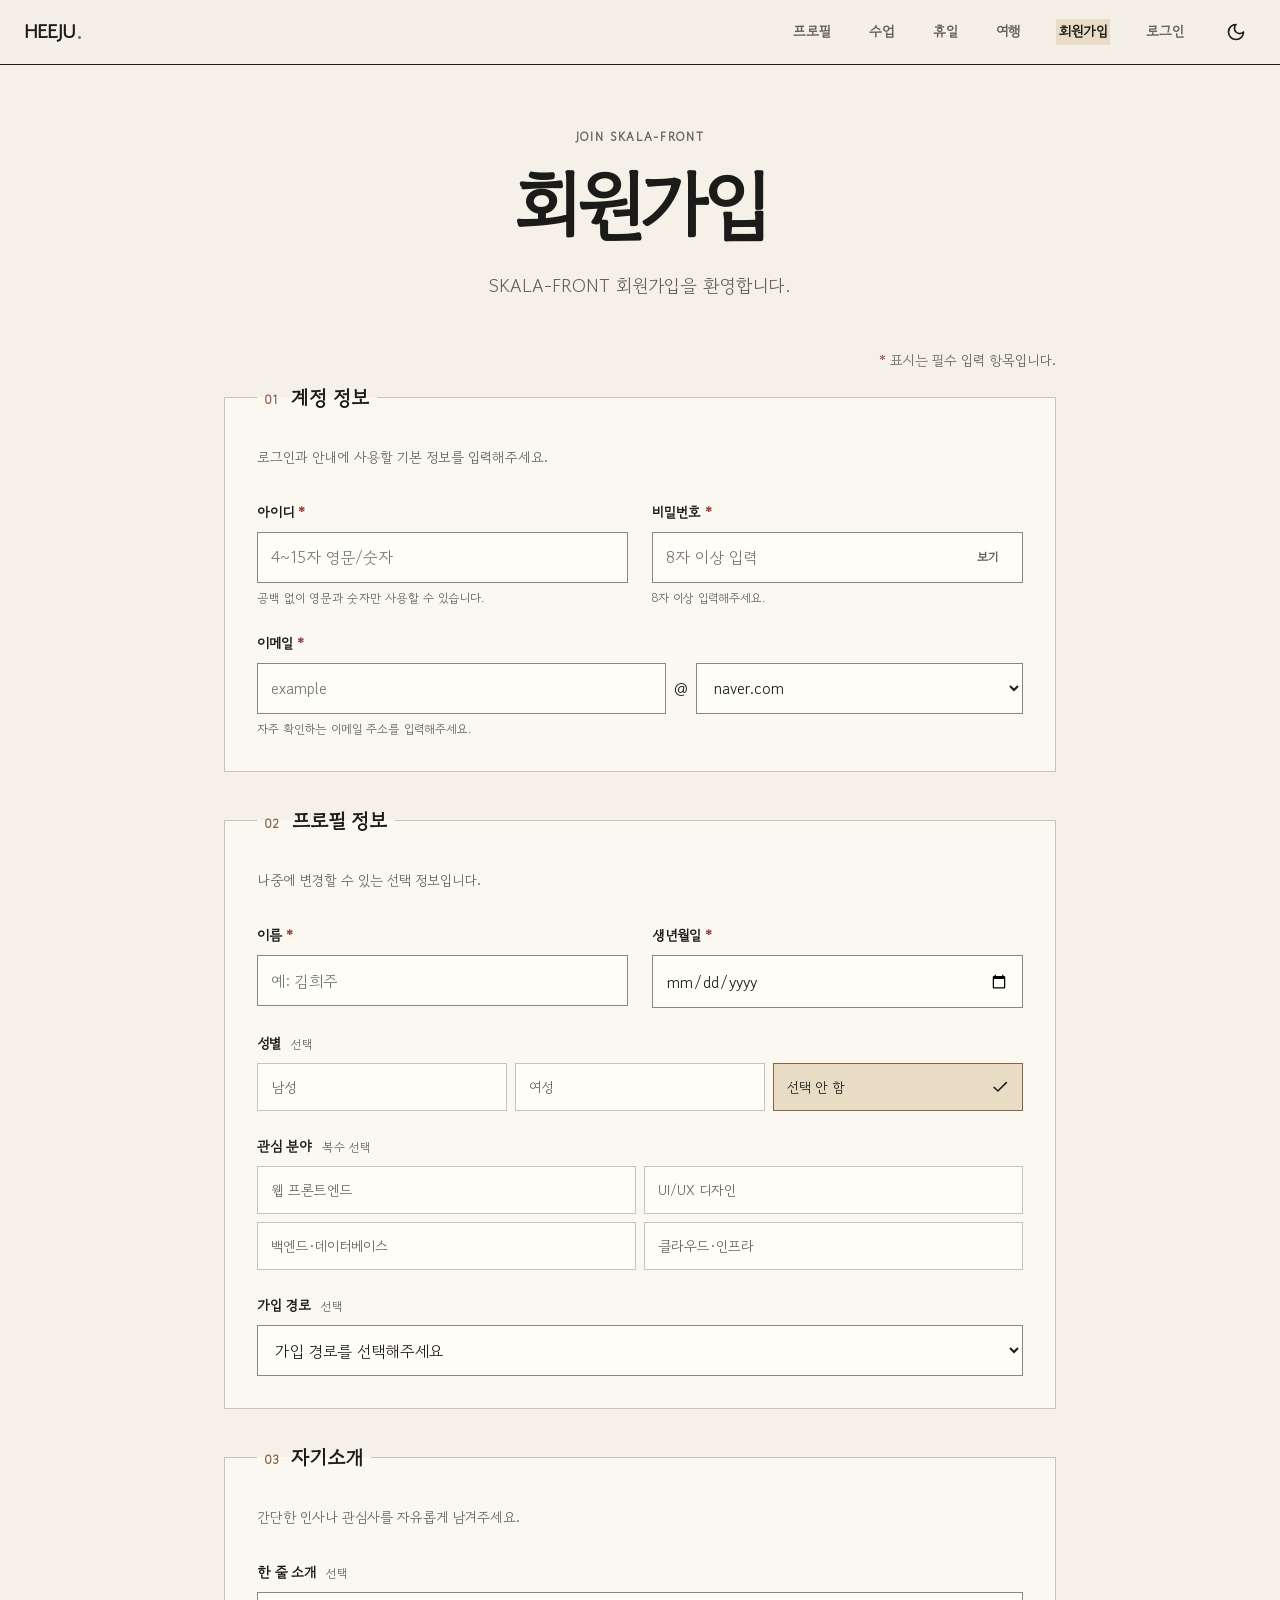
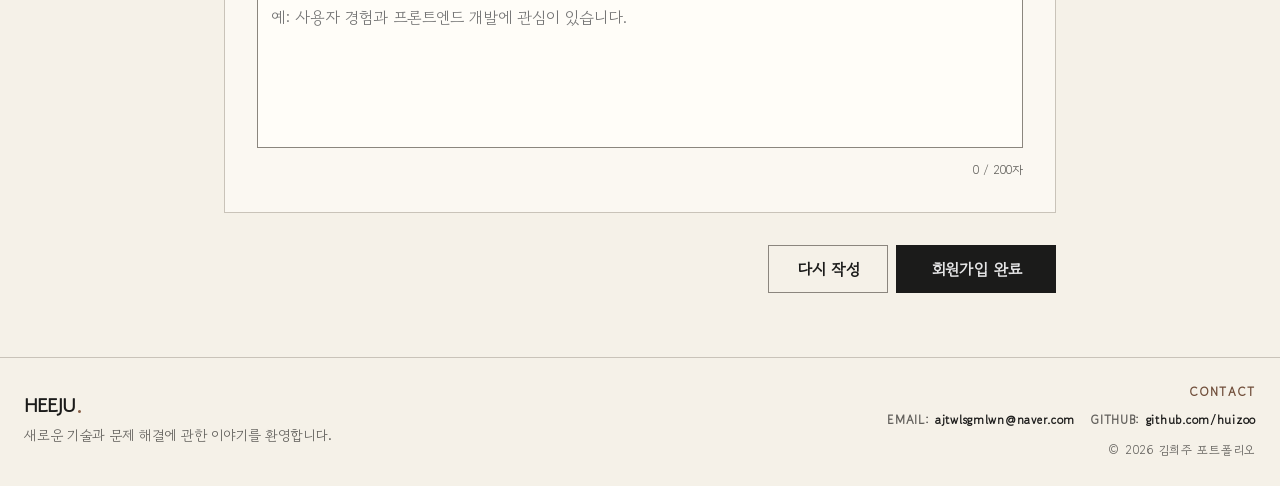
<file: html/signUp.html>
<!doctype html>
<html lang="ko">
  <head>
    <meta charset="UTF-8" />
    <meta name="viewport" content="width=device-width, initial-scale=1.0" />
    <title>회원가입 - SKALA</title>
    <script src="../script/theme.js"></script>
    <script type="module" src="../script/siteShell.js"></script>
    <link rel="stylesheet" href="../css/style.css" />
    <link rel="stylesheet" href="../css/components.css" />
    <link rel="stylesheet" href="../css/responsive.css" />
  </head>
  <body>
    <header class="site-header">
      <div class="layout-container site-header__inner">
        <a class="site-brand" href="./index.html" aria-label="HEEJU 홈">HEEJU<span>.</span></a>
        <nav class="site-nav" aria-label="주요 메뉴">
          <ul>
            <li><a href="./myProfile.html">프로필</a></li>
            <li><a href="./myClass.html">수업</a></li>
            <li><a href="./holiday.html">휴일</a></li>
            <li><a href="./myTrip.html">여행</a></li>
            <li class="site-nav__account-item">
              <a href="./signUp.html" aria-current="page">회원가입</a>
            </li>
            <li class="site-nav__auth-item"><a href="./login.html">로그인</a></li>
          </ul>
        </nav>
        <button class="theme-toggle" type="button" aria-label="테마 전환"></button>
      </div>
    </header>

    <div class="layout-container">
      <main class="page-main page-main--narrow">
        <header class="page-heading">
          <p class="eyebrow">JOIN SKALA-FRONT</p>
          <h1>회원가입</h1>
          <p>SKALA-FRONT 회원가입을 환영합니다.</p>
        </header>

        <form class="signup-form" action="signUpResult.html" method="get" novalidate>
          <p class="form-required-note"><span aria-hidden="true">*</span> 표시는 필수 입력 항목입니다.</p>

          <fieldset>
            <legend><span>01</span> 계정 정보</legend>
            <p class="fieldset-description">로그인과 안내에 사용할 기본 정보를 입력해주세요.</p>
            <div class="form-grid form-grid--two">
              <div class="form-field">
                <label for="userId">아이디 <span class="required-mark" aria-label="필수">*</span></label>
                <input
                  type="text"
                  id="userId"
                  name="userId"
                  minlength="4"
                  maxlength="15"
                  pattern="[A-Za-z0-9]{4,15}"
                  placeholder="4~15자 영문/숫자"
                  autocomplete="username"
                  aria-describedby="userId-hint userId-error"
                  required
                />
                <small class="form-hint" id="userId-hint">공백 없이 영문과 숫자만 사용할 수 있습니다.</small>
                <small class="form-error" id="userId-error" aria-live="polite"></small>
              </div>
              <div class="form-field">
                <label for="userPw">비밀번호 <span class="required-mark" aria-label="필수">*</span></label>
                <div class="password-field">
                  <input
                    type="password"
                    id="userPw"
                    name="userPw"
                    minlength="8"
                    placeholder="8자 이상 입력"
                    autocomplete="new-password"
                    aria-describedby="userPw-hint userPw-error"
                    required
                  />
                  <button class="password-toggle" type="button" aria-label="비밀번호 표시" aria-pressed="false">보기</button>
                </div>
                <small class="form-hint" id="userPw-hint">8자 이상 입력해주세요.</small>
                <small class="form-error" id="userPw-error" aria-live="polite"></small>
              </div>
            </div>
            <div class="form-field">
              <label for="userEmail">이메일 <span class="required-mark" aria-label="필수">*</span></label>
              <div class="form-email">
                <input type="text" id="userEmail" name="userEmail" placeholder="example" autocomplete="email" aria-describedby="userEmail-hint userEmail-error" required />
                <span aria-hidden="true">@</span>
                <select id="emailDomain" name="emailDomain" aria-label="이메일 도메인">
                  <option value="naver.com">naver.com</option>
                  <option value="gmail.com">gmail.com</option>
                  <option value="daum.net">daum.net</option>
                  <option value="direct">직접 입력</option>
                </select>
                <input type="text" id="emailCustomDomain" name="emailCustomDomain" placeholder="도메인 직접 입력" aria-label="이메일 도메인 직접 입력" aria-describedby="emailCustomDomain-error" pattern="[A-Za-z0-9.-]+\.[A-Za-z]{2,}" hidden disabled />
              </div>
              <small class="form-hint" id="userEmail-hint">자주 확인하는 이메일 주소를 입력해주세요.</small>
              <small class="form-error" id="userEmail-error" aria-live="polite"></small>
              <small class="form-error" id="emailCustomDomain-error" aria-live="polite"></small>
            </div>
          </fieldset>

          <fieldset>
            <legend><span>02</span> 프로필 정보</legend>
            <p class="fieldset-description">나중에 변경할 수 있는 선택 정보입니다.</p>
            <div class="form-grid form-grid--two">
              <div class="form-field">
                <label for="userName">이름 <span class="required-mark" aria-label="필수">*</span></label>
                <input type="text" id="userName" name="userName" placeholder="예: 김희주" autocomplete="name" aria-describedby="userName-error" required />
                <small class="form-error" id="userName-error" aria-live="polite"></small>
              </div>
              <div class="form-field">
                <label for="userBirth">생년월일 <span class="required-mark" aria-label="필수">*</span></label>
                <input type="date" id="userBirth" name="userBirth" aria-describedby="userBirth-error" required />
                <small class="form-error" id="userBirth-error" aria-live="polite"></small>
              </div>
            </div>
            <div class="form-field">
              <span class="form-label">성별 <span class="optional-mark">선택</span></span>
              <div class="choice-group choice-group--cards choice-group--gender">
                <label><input type="radio" name="gender" value="male" /><span>남성</span><svg class="choice-check ui-icon" aria-hidden="true" viewBox="0 0 24 24"><path d="m20 6-11 11-5-5" /></svg></label>
                <label><input type="radio" name="gender" value="female" /><span>여성</span><svg class="choice-check ui-icon" aria-hidden="true" viewBox="0 0 24 24"><path d="m20 6-11 11-5-5" /></svg></label>
                <label><input type="radio" name="gender" value="none" checked /><span>선택 안 함</span><svg class="choice-check ui-icon" aria-hidden="true" viewBox="0 0 24 24"><path d="m20 6-11 11-5-5" /></svg></label>
              </div>
            </div>
            <div class="form-field">
              <span class="form-label">관심 분야 <span class="optional-mark">복수 선택</span></span>
              <div class="choice-group choice-group--cards choice-group--interests">
                <label><input type="checkbox" name="interest" value="frontend" /><span>웹 프론트엔드</span><svg class="choice-check ui-icon" aria-hidden="true" viewBox="0 0 24 24"><path d="m20 6-11 11-5-5" /></svg></label>
                <label><input type="checkbox" name="interest" value="uiux" /><span>UI/UX 디자인</span><svg class="choice-check ui-icon" aria-hidden="true" viewBox="0 0 24 24"><path d="m20 6-11 11-5-5" /></svg></label>
                <label><input type="checkbox" name="interest" value="backend" /><span>백엔드·데이터베이스</span><svg class="choice-check ui-icon" aria-hidden="true" viewBox="0 0 24 24"><path d="m20 6-11 11-5-5" /></svg></label>
                <label><input type="checkbox" name="interest" value="devops" /><span>클라우드·인프라</span><svg class="choice-check ui-icon" aria-hidden="true" viewBox="0 0 24 24"><path d="m20 6-11 11-5-5" /></svg></label>
              </div>
            </div>
            <div class="form-field">
              <label for="subscription">가입 경로 <span class="optional-mark">선택</span></label>
              <select id="subscription" name="subscription">
                <option value="">가입 경로를 선택해주세요</option>
                <option value="SNS">SNS</option>
                <option value="카페">카페</option>
                <option value="검색">검색</option>
                <option value="지인 추천">지인 추천</option>
                <option value="기타">기타</option>
              </select>
            </div>
          </fieldset>

          <fieldset>
            <legend><span>03</span> 자기소개</legend>
            <p class="fieldset-description">간단한 인사나 관심사를 자유롭게 남겨주세요.</p>
            <div class="form-field">
              <label for="userIntro">한 줄 소개 <span class="optional-mark">선택</span></label>
              <textarea
                id="userIntro"
                name="userIntro"
                rows="5"
                maxlength="200"
                placeholder="예: 사용자 경험과 프론트엔드 개발에 관심이 있습니다."
                aria-describedby="intro-count"
              ></textarea>
              <small class="form-counter" id="intro-count"><span>0</span> / 200자</small>
            </div>
          </fieldset>

          <p class="form-status" id="signup-status" role="status"></p>
          <div class="form-actions">
            <button type="reset"><span>다시 작성</span></button>
            <button type="submit"><span>회원가입 완료</span></button>
          </div>
        </form>
      </main>
    </div>

    <footer class="site-footer">
      <div class="layout-container site-footer__inner">
        <div class="site-footer__identity">
          <p class="site-brand">HEEJU<span>.</span></p>
          <p class="site-footer__message">새로운 기술과 문제 해결에 관한 이야기를 환영합니다.</p>
        </div>
        <div class="site-footer__meta">
          <p class="eyebrow">CONTACT</p>
          <nav class="site-footer__links" aria-label="연락처 및 외부 링크">
            <a href="mailto:ajtwlsgmlwn@naver.com">
              <span class="site-footer__link-label">EMAIL:</span>
              <span>ajtwlsgmlwn@naver.com</span>
            </a>
            <a href="https://github.com/huizoo" target="_blank" rel="noopener noreferrer">
              <span class="site-footer__link-label">GITHUB:</span>
              <span>github.com/huizoo</span>
            </a>
          </nav>
          <small>© 2026 김희주 포트폴리오</small>
        </div>
      </div>
    </footer>
    <script type="module" src="../script/signUpForm.js"></script>
    <script src="../script/backToTop.js"></script>
  </body>
</html>
</file>
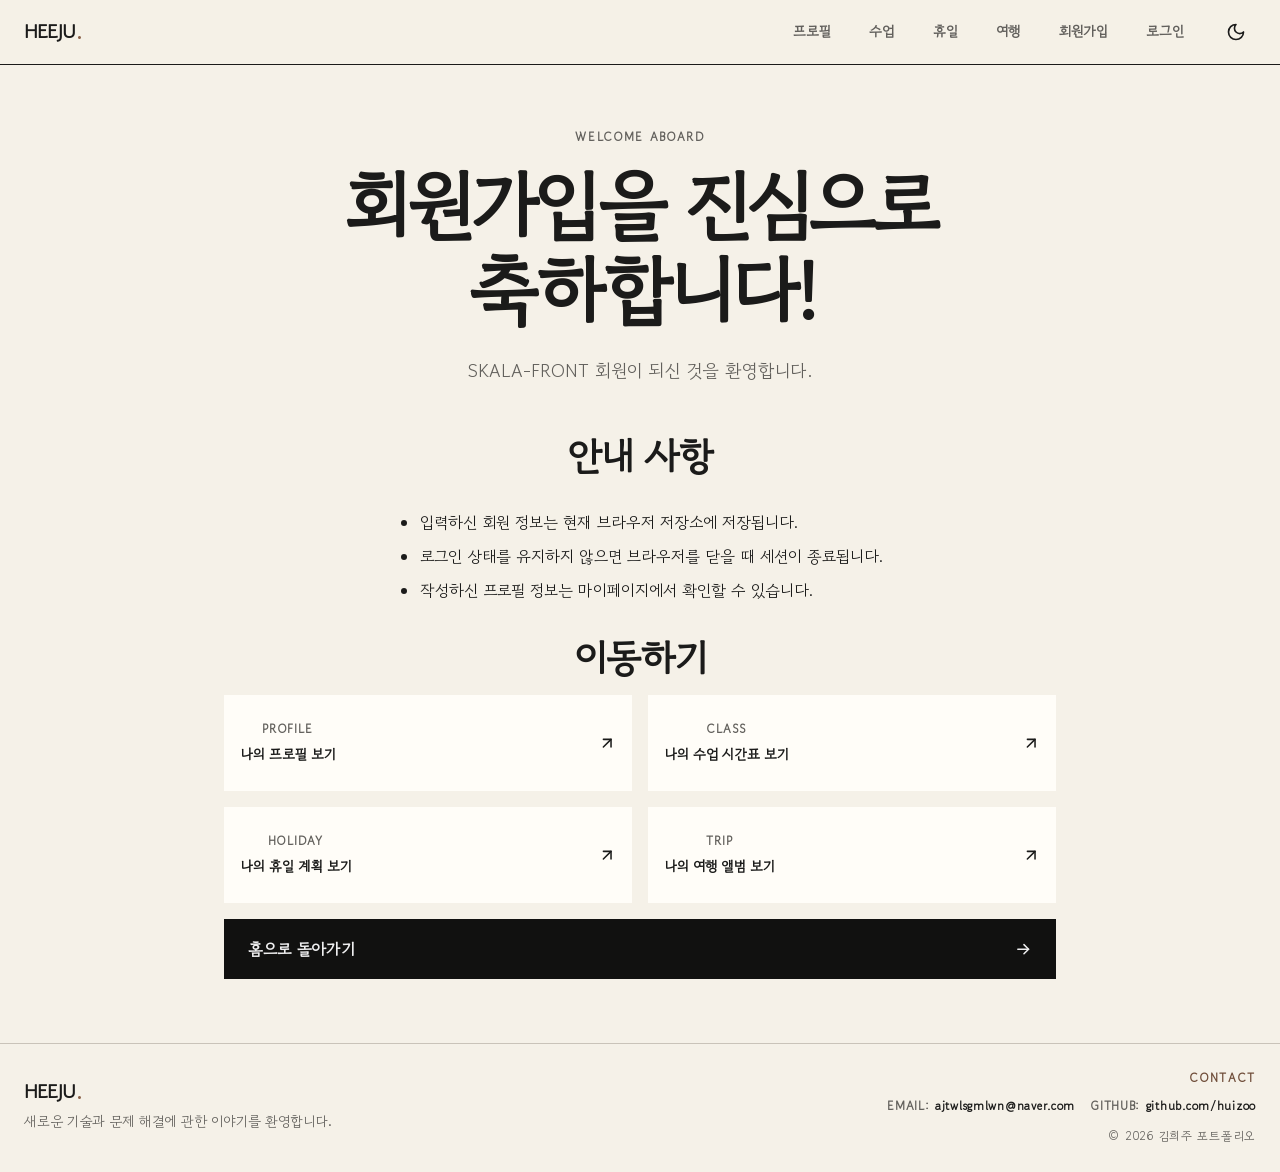
<file: html/signUpResult.html>
<!doctype html>
<html lang="ko">
  <head>
    <meta charset="UTF-8" />
    <meta name="viewport" content="width=device-width, initial-scale=1.0" />
    <title>회원가입 완료 - SKALA</title>
    <script src="../script/theme.js"></script>
    <script type="module" src="../script/siteShell.js"></script>
    <link rel="stylesheet" href="../css/style.css" />
    <link rel="stylesheet" href="../css/pages.css" />
    <link rel="stylesheet" href="../css/responsive.css" />
  </head>
  <body>
    <header class="site-header">
      <div class="layout-container site-header__inner">
        <a class="site-brand" href="./index.html" aria-label="HEEJU 홈">HEEJU<span>.</span></a>
        <nav class="site-nav" aria-label="주요 메뉴">
          <ul>
            <li><a href="./myProfile.html">프로필</a></li>
            <li><a href="./myClass.html">수업</a></li>
            <li><a href="./holiday.html">휴일</a></li>
            <li><a href="./myTrip.html">여행</a></li>
            <li class="site-nav__account-item">
              <a href="./signUp.html">회원가입</a>
            </li>
            <li class="site-nav__auth-item"><a href="./login.html">로그인</a></li>
          </ul>
        </nav>
        <button class="theme-toggle" type="button" aria-label="테마 전환"></button>
      </div>
    </header>

    <div class="layout-container">
      <main class="page-main page-main--narrow result-main">
        <header class="page-heading signup-result-heading" aria-busy="true">
          <p class="eyebrow">WELCOME ABOARD</p>
          <h1 id="signup-result-title">회원가입을 진심으로 축하합니다!</h1>
          <p id="signup-result-message">SKALA-FRONT 회원이 되신 것을 환영합니다.</p>
        </header>

        <section>
          <h2>안내 사항</h2>
          <ul>
            <li>입력하신 회원 정보는 현재 브라우저 저장소에 저장됩니다.</li>
            <li>
              로그인 상태를 유지하지 않으면 브라우저를 닫을 때 세션이 종료됩니다.
            </li>
            <li>
              작성하신 프로필 정보는 마이페이지에서 확인할 수 있습니다.
            </li>
          </ul>
        </section>
        <section>
          <h2>이동하기</h2>
          <nav class="result-links__nav" aria-label="가입 완료 후 이동">
            <div class="result-links__grid">
              <a href="myProfile.html">
                <span><small>PROFILE</small><strong>나의 프로필 보기</strong></span>
                <svg class="ui-icon" aria-hidden="true" viewBox="0 0 24 24">
                  <path d="M7 17 17 7" /><path d="M7 7h10v10" />
                </svg>
              </a>
              <a href="myClass.html">
                <span><small>CLASS</small><strong>나의 수업 시간표 보기</strong></span>
                <svg class="ui-icon" aria-hidden="true" viewBox="0 0 24 24">
                  <path d="M7 17 17 7" /><path d="M7 7h10v10" />
                </svg>
              </a>
              <a href="holiday.html">
                <span><small>HOLIDAY</small><strong>나의 휴일 계획 보기</strong></span>
                <svg class="ui-icon" aria-hidden="true" viewBox="0 0 24 24">
                  <path d="M7 17 17 7" /><path d="M7 7h10v10" />
                </svg>
              </a>
              <a href="myTrip.html">
                <span><small>TRIP</small><strong>나의 여행 앨범 보기</strong></span>
                <svg class="ui-icon" aria-hidden="true" viewBox="0 0 24 24">
                  <path d="M7 17 17 7" /><path d="M7 7h10v10" />
                </svg>
              </a>
            </div>
            <a class="result-links__home" href="index.html">
              <span>홈으로 돌아가기</span>
              <svg class="ui-icon" aria-hidden="true" viewBox="0 0 24 24">
                <path d="M5 12h14" /><path d="m13 6 6 6-6 6" />
              </svg>
            </a>
          </nav>
        </section>
      </main>
    </div>

    <footer class="site-footer">
      <div class="layout-container site-footer__inner">
        <div class="site-footer__identity">
          <p class="site-brand">HEEJU<span>.</span></p>
          <p class="site-footer__message">새로운 기술과 문제 해결에 관한 이야기를 환영합니다.</p>
        </div>
        <div class="site-footer__meta">
          <p class="eyebrow">CONTACT</p>
          <nav class="site-footer__links" aria-label="연락처 및 외부 링크">
            <a href="mailto:ajtwlsgmlwn@naver.com">
              <span class="site-footer__link-label">EMAIL:</span>
              <span>ajtwlsgmlwn@naver.com</span>
            </a>
            <a href="https://github.com/huizoo" target="_blank" rel="noopener noreferrer">
              <span class="site-footer__link-label">GITHUB:</span>
              <span>github.com/huizoo</span>
            </a>
          </nav>
          <small>© 2026 김희주 포트폴리오</small>
        </div>
      </div>
    </footer>
    <script type="module" src="../script/signUpResult.js"></script>
    <script src="../script/backToTop.js"></script>
  </body>
</html>
</file>
<file: css/style.css>
@import url("https://fonts.googleapis.com/css2?family=Gowun+Dodum&display=swap");

/* ================================================================
   1. DESIGN TOKENS
   Shared values only. Page-specific values stay with their blocks.
   ================================================================ */

:root {
  --color-ink: #1b1b1a;
  --color-paper: #f5f1e8;
  --color-surface: #fffdf8;
  --color-muted: #62605c;
  --color-line: #c9c3b9;
  --color-line-strong: #8b867e;
  --color-accent: #8a6249;
  --color-accent-dark: #6f4d39;
  --color-mark: #e8dcc5;
  --color-error: #8c2f2f;

  --font-sans: "Gowun Dodum", -apple-system, BlinkMacSystemFont, "Segoe UI", sans-serif;
  --font-size-sm: 0.875rem;
  --font-size-xs: 0.75rem;
  --line-height-body: 1.65;

  --space-1: 0.5rem;
  --space-2: 1rem;
  --space-3: 1.5rem;
  --space-4: 2rem;
  --space-5: 3rem;
  --space-6: 4rem;
  --space-7: 6rem;

  --layout-max: 80rem;
  --content-max: 52rem;
  --border: 1px solid var(--color-line);
  --shadow-card: 0 0.75rem 2rem rgb(27 27 26 / 8%);
  --transition-fast: 200ms ease-out;
  --transition-base: 240ms ease-out;
}

html[data-theme="dark"] {
  --color-ink: #fffdf8;
  --color-paper: #171716;
  --color-surface: #242321;
  --color-muted: #b8b2a8;
  --color-line: #494641;
  --color-line-strong: #777169;
  --color-accent: #c49370;
  --color-accent-dark: #ddb18e;
  --color-mark: #493d33;
  --color-error: #ff9898;
  --shadow-card: 0 0.75rem 2rem rgb(0 0 0 / 28%);
}

/* ================================================================
   2. RESET AND DOCUMENT DEFAULTS
   Only intrinsic element behavior belongs here.
   ================================================================ */

*,
*::before,
*::after {
  box-sizing: border-box;
}

html {
  color-scheme: light;
  scroll-behavior: smooth;
}

body {
  min-width: 20rem;
  min-height: 100dvh;
  margin: 0;
  display: flex;
  flex-direction: column;
  overflow-wrap: break-word;
  color: var(--color-ink);
  background: var(--color-paper);
  font-family: var(--font-sans);
  line-height: var(--line-height-body);
  word-break: keep-all;
  transition: color var(--transition-fast), background var(--transition-fast);
}

body > .layout-container {
  flex: 1 0 auto;
}

h1,
h2,
h3,
p,
figure,
dl,
dd {
  margin: 0;
}

ul,
ol {
  margin: 0;
}

a {
  color: inherit;
  text-decoration-thickness: 1px;
  text-underline-offset: 0.2em;
}

a:hover {
  text-decoration-color: var(--color-accent);
}

button,
input,
select,
textarea {
  font: inherit;
}

button,
input[type="submit"],
input[type="reset"] {
  cursor: pointer;
}

img,
video {
  display: block;
  max-width: 100%;
  height: auto;
}

audio {
  max-width: 100%;
}

:focus-visible {
  outline: 2px solid var(--color-accent);
  outline-offset: 3px;
}

::selection {
  color: var(--color-surface);
  background: var(--color-accent-dark);
}

.ui-icon {
  width: 1.15rem;
  height: 1.15rem;
  flex: 0 0 auto;
  fill: none;
  stroke: currentColor;
  stroke-width: 2;
  stroke-linecap: round;
  stroke-linejoin: round;
}

.back-to-top {
  --footer-lift: 0px;

  position: fixed;
  right: clamp(1rem, 3vw, 2rem);
  bottom: clamp(1rem, 3vw, 2rem);
  z-index: 100;
  width: 3rem;
  height: 3rem;
  padding: 0;
  display: grid;
  place-items: center;
  border: 1px solid var(--color-ink);
  border-radius: 0;
  color: var(--color-surface);
  background: var(--color-ink);
  box-shadow: var(--shadow-card);
  font-size: 1.25rem;
  line-height: 1;
  opacity: 0;
  pointer-events: none;
  transform: translateY(calc(var(--footer-lift) + 0.75rem));
  transition: background var(--transition-fast), opacity var(--transition-fast);
}

.back-to-top .ui-icon {
  width: 1.35rem;
  height: 1.35rem;
  transition: transform 160ms ease-out;
}

.back-to-top.is-visible {
  opacity: 1;
  pointer-events: auto;
  transform: translateY(var(--footer-lift));
}

.back-to-top:hover {
  transform: translateY(var(--footer-lift));
}

.back-to-top:hover .ui-icon {
  transform: translateY(-2px);
}

/* ================================================================
   3. SHARED TYPOGRAPHY
   ================================================================ */

h1,
h2,
h3 {
  line-height: 1.12;
  text-wrap: balance;
}

h1 {
  font-size: clamp(2.5rem, 6vw, 4.75rem);
  letter-spacing: -0.055em;
}

h2 {
  font-size: clamp(1.65rem, 3vw, 2.5rem);
  letter-spacing: -0.04em;
}

h3 {
  font-size: clamp(1.15rem, 2vw, 1.5rem);
  letter-spacing: -0.025em;
}

.eyebrow {
  color: var(--color-muted);
  font-size: var(--font-size-xs);
  font-weight: 700;
  letter-spacing: 0.14em;
  line-height: 1.4;
  text-transform: uppercase;
}

small,
.form-hint {
  color: var(--color-muted);
  font-size: var(--font-size-xs);
}

mark {
  padding: 0.08em 0.28em;
  color: inherit;
  background: var(--color-mark);
}

/* ================================================================
   4. SHARED LAYOUT
   layout-* controls width/position. It does not style content.
   ================================================================ */

.layout-container {
  width: min(calc(100% - 3rem), var(--layout-max));
  margin-inline: auto;
}

.page-main {
  width: 100%;
  max-width: 70rem;
  margin-inline: auto;
  padding-block: clamp(var(--space-4), 5vw, var(--space-6));
  text-align: center;
}

.page-main--narrow {
  max-width: var(--content-max);
}

.page-heading {
  max-width: 46rem;
  margin-inline: auto;
  margin-bottom: clamp(var(--space-4), 4vw, var(--space-5));
}

.page-heading .eyebrow {
  margin-bottom: var(--space-2);
}

.page-heading h1 {
  margin-bottom: var(--space-3);
}

.page-heading > p:last-child {
  max-width: 40rem;
  margin-inline: auto;
  color: var(--color-muted);
  font-size: clamp(1rem, 2vw, 1.125rem);
}

.section-heading {
  margin-inline: auto;
  margin-bottom: var(--space-4);
  text-align: center;
}

.section-heading .eyebrow {
  margin-bottom: var(--space-1);
}

.section-heading--compact {
  margin-bottom: var(--space-3);
}

.page-main > section + section {
  margin-top: clamp(var(--space-6), 9vw, var(--space-7));
}

/* ================================================================
   5. SHARED SITE REGIONS
   site-* is reused without page-specific layout assumptions.
   ================================================================ */

.site-header {
  position: relative;
  z-index: 100;
  flex: 0 0 auto;
  border-bottom: 1px solid var(--color-ink);
  background: rgb(245 241 232 / 96%);
  transition: background var(--transition-fast), border-color var(--transition-fast);
}

html[data-theme="dark"] .site-header {
  background: rgb(23 23 22 / 96%);
}

.site-header__inner {
  min-height: 4rem;
  display: flex;
  align-items: center;
  justify-content: space-between;
  gap: var(--space-4);
}

.site-brand {
  flex: 0 0 auto;
  color: var(--color-ink);
  font-size: 1.25rem;
  font-weight: 700;
  letter-spacing: -0.045em;
  line-height: 1;
  text-decoration: none;
}

.site-brand span {
  color: var(--color-accent);
}

a.site-brand {
  padding: 0.12em 0.18em;
  margin: -0.12em -0.18em;
  background-image: linear-gradient(var(--color-mark), var(--color-mark));
  background-position: left center;
  background-repeat: no-repeat;
  background-size: 0 100%;
  transition: background-size 240ms ease-out;
}

a.site-brand:hover,
a.site-brand:focus-visible {
  background-size: 100% 100%;
}

.site-nav {
  min-width: 0;
  margin-left: auto;
  align-self: stretch;
}

.theme-toggle {
  width: 2.5rem;
  height: 2.5rem;
  padding: 0;
  display: grid;
  place-items: center;
  flex: 0 0 auto;
  border: 0;
  color: var(--color-ink);
  background: transparent;
}

.theme-toggle::before {
  content: "";
  width: 1.25rem;
  height: 1.25rem;
  background: currentcolor;
  -webkit-mask: url("data:image/svg+xml,%3Csvg xmlns='http://www.w3.org/2000/svg' viewBox='0 0 24 24' fill='none' stroke='black' stroke-width='2' stroke-linecap='round' stroke-linejoin='round'%3E%3Cpath d='M12 3a6 6 0 0 0 9 9 9 9 0 1 1-9-9Z'/%3E%3C/svg%3E") center / contain no-repeat;
  mask: url("data:image/svg+xml,%3Csvg xmlns='http://www.w3.org/2000/svg' viewBox='0 0 24 24' fill='none' stroke='black' stroke-width='2' stroke-linecap='round' stroke-linejoin='round'%3E%3Cpath d='M12 3a6 6 0 0 0 9 9 9 9 0 1 1-9-9Z'/%3E%3C/svg%3E") center / contain no-repeat;
  transform-origin: center;
  transition: transform 260ms cubic-bezier(0.22, 1, 0.36, 1);
}

html[data-theme="dark"] .theme-toggle::before {
  -webkit-mask-image: url("data:image/svg+xml,%3Csvg xmlns='http://www.w3.org/2000/svg' viewBox='0 0 24 24' fill='none' stroke='black' stroke-width='2' stroke-linecap='round'%3E%3Ccircle cx='12' cy='12' r='4'/%3E%3Cpath d='M12 2v2M12 20v2M4.93 4.93l1.42 1.42M17.66 17.66l1.41 1.41M2 12h2M20 12h2M6.34 17.66l-1.41 1.41M19.07 4.93l-1.41 1.41'/%3E%3C/svg%3E");
  mask-image: url("data:image/svg+xml,%3Csvg xmlns='http://www.w3.org/2000/svg' viewBox='0 0 24 24' fill='none' stroke='black' stroke-width='2' stroke-linecap='round'%3E%3Ccircle cx='12' cy='12' r='4'/%3E%3Cpath d='M12 2v2M12 20v2M4.93 4.93l1.42 1.42M17.66 17.66l1.41 1.41M2 12h2M20 12h2M6.34 17.66l-1.41 1.41M19.07 4.93l-1.41 1.41'/%3E%3C/svg%3E");
}

html[data-theme="light"] .theme-toggle:hover::before {
  transform: rotate(-12deg) scale(1.08);
}

html[data-theme="dark"] .theme-toggle:hover::before {
  transform: rotate(28deg) scale(1.08);
}

.theme-toggle:active::before {
  transform: scale(0.92);
}

.site-nav ul {
  height: 100%;
  padding: 0;
  display: flex;
  align-items: stretch;
  gap: clamp(1.25rem, 3vw, 2.75rem);
  list-style: none;
}

.site-nav li {
  display: flex;
  align-items: center;
}

.site-nav a {
  position: relative;
  padding: 0.1em 0.16em;
  margin: -0.1em -0.16em;
  display: flex;
  align-items: center;
  color: var(--color-muted);
  background-image: linear-gradient(var(--color-mark), var(--color-mark));
  background-position: left center;
  background-repeat: no-repeat;
  background-size: 0 100%;
  font-size: var(--font-size-sm);
  font-weight: 600;
  text-decoration: none;
  transition: color var(--transition-fast), background-size 240ms ease-out;
}

.site-nav a:hover,
.site-nav a[aria-current="page"] {
  color: var(--color-ink);
}

.site-nav a:hover,
.site-nav a:focus-visible,
.site-nav a[aria-current="page"] {
  background-size: 100% 100%;
}

.site-nav__auth-button {
  position: relative;
  display: flex;
  align-items: center;
  padding: 0.1em 0.16em;
  margin: -0.1em -0.16em;
  border: 0;
  color: var(--color-muted);
  background-color: transparent;
  background-image: linear-gradient(var(--color-mark), var(--color-mark));
  background-position: left center;
  background-repeat: no-repeat;
  background-size: 0 100%;
  font-size: var(--font-size-sm);
  font-weight: 600;
  transition: color var(--transition-fast), background-size 240ms ease-out;
}

.site-nav__auth-button:hover,
.site-nav__auth-button:focus-visible {
  color: var(--color-ink);
  background-size: 100% 100%;
}

.nav-toggle {
  width: 2.5rem;
  height: 2.5rem;
  padding: 0;
  display: none;
  place-items: center;
  border: 0;
  color: var(--color-ink);
  background: transparent;
}

.nav-toggle .ui-icon {
  width: 1.35rem;
  height: 1.35rem;
}

.site-footer {
  flex: 0 0 auto;
  border-top: var(--border);
}

.site-footer__inner {
  min-height: 8rem;
  padding-block: var(--space-3);
  display: flex;
  align-items: center;
  justify-content: space-between;
  gap: var(--space-4);
}

.site-footer__identity {
  display: grid;
  gap: var(--space-1);
}

.site-footer__message {
  max-width: 26rem;
  color: var(--color-muted);
  font-size: var(--font-size-sm);
}

.site-footer__meta {
  display: flex;
  flex-direction: column;
  align-items: flex-end;
  gap: 0.45rem;
  color: var(--color-muted);
  font-size: var(--font-size-xs);
  letter-spacing: 0.06em;
}

.site-footer__meta .eyebrow {
  color: var(--color-accent-dark);
}

.site-footer__links {
  display: flex;
  flex-wrap: wrap;
  justify-content: flex-end;
  gap: var(--space-2);
}

.site-footer__links a {
  padding-block: 0.15rem;
  display: inline-flex;
  flex-wrap: wrap;
  gap: 0.35rem;
  color: var(--color-ink);
  font-weight: 700;
  text-decoration: none;
  transition: color var(--transition-fast);
}

.site-footer__link-label {
  color: var(--color-muted);
}

.site-footer__links a:hover,
.site-footer__links a:focus-visible {
  color: var(--color-accent-dark);
}
</file>
<file: css/components.css>
/* ================================================================
   COMPONENTS
   Reusable forms, controls, and table patterns.
   ================================================================ */

/* FORM CONTROLS
   -------------------------------------------------------------------------- */

.signup-form {
  display: grid;
  gap: var(--space-4);
  text-align: left;
}

.form-status {
  min-height: 1.5rem;
  color: var(--color-muted);
  font-size: var(--font-size-sm);
  text-align: right;
}

.form-status:empty {
  display: none;
}

.form-required-note {
  margin-bottom: calc(var(--space-3) * -1);
  color: var(--color-muted);
  font-size: var(--font-size-sm);
  text-align: right;
}

.required-mark,
.form-required-note span {
  color: var(--color-error);
}

.optional-mark {
  margin-left: 0.35rem;
  color: var(--color-muted);
  font-size: var(--font-size-xs);
  font-weight: 400;
}

.signup-form fieldset {
  min-width: 0;
  margin: 0;
  padding: var(--space-4);
  border: var(--border);
  background: rgb(255 253 248 / 62%);
}

html[data-theme="dark"] .signup-form fieldset {
  background: rgb(36 35 33 / 76%);
}

.signup-form legend {
  padding-inline: var(--space-1);
  font-size: 1.25rem;
  font-weight: 700;
}

.signup-form legend span {
  margin-right: 0.4rem;
  color: var(--color-accent);
  font-size: var(--font-size-xs);
  letter-spacing: 0.08em;
  vertical-align: middle;
}

.fieldset-description {
  margin-bottom: var(--space-4);
  color: var(--color-muted);
  font-size: var(--font-size-sm);
}

.form-grid {
  display: grid;
  gap: var(--space-3);
}

.form-grid--two {
  grid-template-columns: repeat(2, minmax(0, 1fr));
}

.form-grid + .form-field {
  margin-top: var(--space-3);
}

.form-grid .form-field + .form-field {
  margin-top: 0;
}

.form-field + .form-field {
  margin-top: var(--space-3);
}

.form-field > label,
.form-label {
  display: block;
  margin-bottom: var(--space-1);
  font-size: var(--font-size-sm);
  font-weight: 700;
}

.form-hint {
  display: block;
  margin-top: 0.35rem;
}

.form-error {
  min-height: 1.25rem;
  margin-top: 0.25rem;
  display: block;
  color: var(--color-error);
  font-size: var(--font-size-xs);
}

.form-error:empty {
  display: none;
}

.form-counter {
  margin-top: 0.35rem;
  display: block;
  color: var(--color-muted);
  font-size: var(--font-size-xs);
  text-align: right;
}

.visually-hidden {
  position: absolute;
  width: 1px;
  height: 1px;
  padding: 0;
  margin: -1px;
  overflow: hidden;
  clip: rect(0 0 0 0);
  white-space: nowrap;
  border: 0;
}

.signup-form input[type="text"],
.signup-form input[type="password"],
.signup-form input[type="date"],
.signup-form select,
.signup-form textarea,
.home-weather-panel input,
.home-weather-panel select {
  width: 100%;
  min-height: 2.9rem;
  padding: 0.7rem 0.8rem;
  border: 1px solid var(--color-line-strong);
  border-radius: 0;
  color: var(--color-ink);
  background: var(--color-surface);
}

.signup-form textarea {
  min-height: 8rem;
  resize: none;
}

.signup-form input:focus,
.signup-form select:focus,
.signup-form textarea:focus {
  border-color: var(--color-accent);
  outline: 0;
}

.home-weather-panel input:focus,
.home-weather-panel select:focus {
  border-color: var(--color-accent);
  outline: 0;
}

.signup-form input[aria-invalid="true"] {
  border-color: var(--color-error);
}

.password-field {
  position: relative;
}

.password-field input {
  padding-right: 4.75rem;
}

.password-toggle {
  position: absolute;
  top: 50%;
  right: 0.45rem;
  min-width: 3.5rem;
  min-height: 2rem;
  padding-inline: 0.65rem;
  border: 0;
  color: var(--color-muted);
  background: transparent;
  font-size: var(--font-size-xs);
  font-weight: 700;
  transform: translateY(-50%);
}

.password-toggle:hover {
  color: var(--color-accent-dark);
  background: var(--color-paper);
}

.form-email {
  display: grid;
  grid-template-columns: minmax(0, 1fr) auto minmax(10rem, 0.8fr);
  align-items: center;
  gap: var(--space-1);
}

.form-email #emailCustomDomain {
  grid-column: 1 / -1;
}

.choice-group {
  display: flex;
  flex-wrap: wrap;
  gap: var(--space-1) var(--space-3);
}

.choice-group label {
  display: inline-flex;
  align-items: center;
  gap: 0.4rem;
  color: var(--color-muted);
  font-size: var(--font-size-sm);
}

.choice-group input {
  accent-color: var(--color-accent-dark);
}

.choice-group--cards {
  display: grid;
  grid-template-columns: repeat(3, minmax(0, 1fr));
  gap: var(--space-1);
}

.choice-group--cards label {
  position: relative;
  min-height: 3rem;
  padding: 0.7rem 0.8rem;
  justify-content: space-between;
  border: var(--border);
  background: var(--color-surface);
  cursor: pointer;
  transition: border-color var(--transition-fast), background var(--transition-fast);
}

.choice-group--cards input {
  position: absolute;
  width: 1px;
  height: 1px;
  margin: -1px;
  overflow: hidden;
  clip: rect(0 0 0 0);
  white-space: nowrap;
  opacity: 0;
}

.choice-group--cards label:focus-within {
  outline: 2px solid var(--color-accent);
  outline-offset: 2px;
}

.choice-check {
  opacity: 0;
  transform: scale(0.75);
  transition: opacity var(--transition-fast), transform var(--transition-fast);
}

.choice-group--cards label:has(input:checked) .choice-check {
  opacity: 1;
  transform: scale(1);
}

.choice-group--cards label:hover,
.choice-group--cards label:has(input:checked) {
  border-color: var(--color-accent);
  color: var(--color-ink);
  background: var(--color-mark);
}

.choice-group--interests {
  grid-template-columns: repeat(2, minmax(0, 1fr));
}

.choice-group--gender {
  grid-template-columns: repeat(3, minmax(0, 1fr));
}

.form-actions {
  display: flex;
  flex-wrap: wrap;
  justify-content: flex-end;
  gap: var(--space-1);
}

.form-actions button[type="submit"] {
  min-width: 10rem;
}

.form-actions button,
.home-weather-panel button {
  min-height: 2.75rem;
  padding: 0.6rem 1.1rem;
  border: 1px solid var(--color-ink);
  border-radius: 0;
  font-weight: 700;
}

.form-actions button {
  min-width: 7.5rem;
  position: relative;
  overflow: hidden;
  isolation: isolate;
  color: var(--color-ink);
  background: transparent;
}

.form-actions button::before {
  position: absolute;
  z-index: 0;
  inset: 0;
  background: var(--color-mark);
  content: "";
  transform: scaleX(0);
  transform-origin: left;
  transition: transform 180ms ease-out;
}

.form-actions button > span {
  position: relative;
  z-index: 1;
}

.form-actions button:hover::before,
.form-actions button:focus-visible::before {
  transform: scaleX(1);
}

.form-actions button[type="submit"] {
  color: #fff;
  background: var(--color-ink);
}

.form-actions button[type="submit"]::before {
  background: #fff;
}

html[data-theme="dark"] .form-actions button[type="submit"]::before {
  background: var(--color-paper);
}

.form-actions button[type="submit"] > span {
  mix-blend-mode: difference;
}

.form-actions button[type="reset"] {
  border-color: var(--color-line-strong);
  transition: border-color 180ms ease-out;
}

.form-actions button[type="reset"]:hover,
.form-actions button[type="reset"]:focus-visible {
  border-color: var(--color-ink);
}

.home-weather-panel button {
  min-height: 2.9rem;
  padding: 0.7rem 1.25rem;
  color: var(--color-surface);
  background: var(--color-ink);
  transition: color var(--transition-fast), background var(--transition-fast), transform var(--transition-fast);
}

.home-weather-panel button:hover {
  background: var(--color-accent-dark);
  transform: translateY(-1px);
}

/* QUICK TOOL DIALOG
   -------------------------------------------------------------------------- */

.quick-tool-dialog {
  width: min(calc(100% - 2rem), 32rem);
  max-height: calc(100dvh - 2rem);
  padding: 0;
  overflow: visible;
  border: 0;
  color: var(--color-ink);
  background: transparent;
}

.quick-tool-dialog::backdrop {
  background: rgb(17 17 16 / 68%);
  backdrop-filter: blur(4px);
}

.quick-tool-dialog__frame {
  position: relative;
  max-height: calc(100dvh - 2rem);
  padding: clamp(var(--space-3), 5vw, var(--space-4));
  overflow-y: auto;
  border: 1px solid var(--color-ink);
  color: var(--color-ink);
  background: var(--color-surface);
}

.quick-tool-dialog__close {
  position: absolute;
  top: var(--space-2);
  right: var(--space-2);
  width: 2.5rem;
  height: 2.5rem;
  padding: 0;
  display: grid;
  place-items: center;
  border: 0;
  color: var(--color-ink);
  background: transparent;
}

.quick-tool-dialog .eyebrow {
  margin-bottom: var(--space-1);
}

.quick-tool-dialog h2 {
  padding-right: 3rem;
  font-size: clamp(1.65rem, 5vw, 2.35rem);
}

.quick-tool-dialog__description {
  margin-top: var(--space-1);
  color: var(--color-muted);
  font-size: var(--font-size-sm);
}

.quick-tool-dialog__result {
  min-height: 3.5rem;
  margin-block: var(--space-3) var(--space-2);
  padding: var(--space-2);
  display: grid;
  align-content: center;
  gap: var(--space-1);
  color: var(--color-muted);
  background: var(--color-paper);
  font-size: var(--font-size-sm);
  white-space: pre-line;
}

.quick-tool-dialog__result.is-complete {
  color: var(--color-ink);
}

.quick-tool-dialog__result ul {
  padding: 0;
  display: grid;
  gap: 0.45rem;
  list-style: none;
}

.quick-tool-dialog__result li {
  display: flex;
  justify-content: space-between;
  gap: var(--space-2);
}

.quick-tool-dialog__result p {
  margin-top: var(--space-1);
  padding-top: var(--space-1);
  border-top: var(--border);
  color: var(--color-muted);
  text-align: right;
}

.quick-tool-dialog__form {
  display: grid;
  gap: var(--space-1);
}

.quick-tool-dialog__field span {
  margin-bottom: 0.45rem;
  display: block;
  font-size: var(--font-size-sm);
  font-weight: 700;
}

.quick-tool-dialog__field input {
  width: 100%;
  height: 3rem;
  padding: 0.65rem 0.75rem;
  border: 1px solid var(--color-line-strong);
  color: var(--color-ink);
  background: var(--color-paper);
}

.quick-tool-dialog__field input:focus {
  border-color: var(--color-accent);
  outline: 0;
}

.quick-tool-dialog__error {
  color: var(--color-error);
  font-size: var(--font-size-xs);
}

.quick-tool-dialog__error:empty {
  display: none;
}

.quick-tool-dialog__actions {
  margin-top: var(--space-1);
  display: flex;
  justify-content: flex-end;
  gap: var(--space-1);
}

.quick-tool-dialog__actions button {
  position: relative;
  min-width: 6.5rem;
  min-height: 2.75rem;
  padding-inline: var(--space-2);
  overflow: hidden;
  isolation: isolate;
  border: 1px solid var(--color-ink);
  font-weight: 700;
}

.quick-tool-dialog__actions button::before {
  position: absolute;
  z-index: 0;
  inset: 0;
  content: "";
  transform: scaleX(0);
  transform-origin: left;
  transition: transform 180ms ease-out;
}

.quick-tool-dialog__actions button > span {
  position: relative;
  z-index: 1;
}

.quick-tool-dialog__actions button:hover::before,
.quick-tool-dialog__actions button:focus-visible::before {
  transform: scaleX(1);
}

.quick-tool-dialog__cancel {
  color: var(--color-ink);
  background: transparent;
}

.quick-tool-dialog__cancel::before {
  background: var(--color-mark);
}

.quick-tool-dialog__submit {
  color: #fff;
  background: #111110;
}

.quick-tool-dialog__submit::before {
  background: #fff;
}

.quick-tool-dialog__submit > span {
  color: #fff;
  mix-blend-mode: difference;
}

/* CLASS TABLE
   -------------------------------------------------------------------------- */
.table-scroll {
  width: min(100%, 56rem);
  margin-inline: auto;
  overflow-x: visible;
  border: var(--border);
  background: var(--color-surface);
  box-shadow: 0 0.5rem 1.5rem rgb(27 27 26 / 5%);
}

.class-table {
  width: 100%;
  min-width: 0;
  border-collapse: separate;
  border-spacing: 0;
  table-layout: fixed;
  word-break: normal;
}

.class-table caption {
  padding: var(--space-2) var(--space-3);
  color: var(--color-muted);
  background: var(--color-paper);
  font-size: var(--font-size-sm);
  font-weight: 600;
  text-align: center;
}

.class-table th,
.class-table td {
  padding: 0.8rem var(--space-2);
  border-left: 1px solid var(--color-line);
  border-bottom: 1px solid var(--color-line);
  line-height: 1.45;
  overflow-wrap: anywhere;
  text-align: center;
  vertical-align: middle;
}

.class-table tr > :first-child {
  border-left: 0;
  box-shadow: none;
}

.class-table thead th {
  position: sticky;
  top: 0;
  z-index: 1;
  border-top: 1px solid var(--color-ink);
  border-bottom-color: var(--color-ink);
  color: var(--color-surface);
  background: var(--color-ink);
  font-size: var(--font-size-sm);
  letter-spacing: 0.04em;
}

.class-table thead th:first-child {
  width: 6rem;
}

.class-table tbody th {
  width: 6rem;
  color: var(--color-muted);
  background: #f1eee7;
  font-size: var(--font-size-xs);
  font-weight: 700;
  letter-spacing: 0.02em;
  white-space: nowrap;
}

html[data-theme="dark"] .table-scroll {
  --color-ink: #1b1b1a;
  --color-paper: #f5f1e8;
  --color-surface: #fffdf8;
  --color-muted: #62605c;
  --color-line: #c9c3b9;
  --color-line-strong: #8b867e;
  --color-accent: #8a6249;
  --color-accent-dark: #6f4d39;
  --color-mark: #e8dcc5;

  color-scheme: light;
}

.class-table tbody th time {
  display: block;
  color: inherit;
  font: inherit;
  line-height: 1.35;
}

.class-table tbody th time + .visually-hidden + time {
  margin-top: 0.2rem;
}

.class-table tbody th time + .visually-hidden + time::before {
  color: var(--color-line-strong);
  content: "~ ";
  font-weight: 400;
}

.class-table__course {
  color: var(--color-ink);
  font-size: var(--font-size-sm);
  font-weight: 700;
  transition: box-shadow var(--transition-fast), filter var(--transition-fast);
}

.class-table__course:hover {
  position: relative;
  box-shadow: inset 0 0 0 2px var(--color-accent);
  filter: brightness(0.98);
}

.class-table__empty {
  color: var(--color-muted);
  background: #f5f2ec;
  font-size: var(--font-size-xs);
}

.class-table__course--team {
  background: #eee6d8;
}

.class-table__course--frontend {
  background: #e5eee7;
}

.class-table__course--data {
  background: #e4ebf0;
}

.class-table__course--backend {
  background: #eee8e1;
}

.class-table__course--cloud {
  background: #e9e7ef;
}

.class-table__course--ai {
  background: #efe6e4;
}

.class-table__break th,
.class-table__break td {
  color: var(--color-accent-dark);
  background: var(--color-mark);
  font-size: var(--font-size-xs);
  font-weight: 700;
  letter-spacing: 0.12em;
}

.class-table tbody tr:last-child > *,
.class-table tbody tr:nth-last-child(2) > td[rowspan="2"],
.class-table tbody tr:nth-last-child(3) > td[rowspan="3"],
.class-table tbody tr:nth-last-child(4) > td[rowspan="4"] {
  border-bottom: 0;
}
</file>
<file: css/pages.css>
/* ================================================================
   PAGE COMPONENTS
   Profile, holiday, trip, result, authentication, and planner styles.
   ================================================================ */

/* PROFILE PAGE
   -------------------------------------------------------------------------- */

.profile-section {
  padding-top: var(--space-4);
}

.profile-section ul,
.profile-section ol {
  display: inline-block;
  padding-left: 1.4rem;
  text-align: left;
}

.profile-section li + li {
  margin-top: var(--space-1);
}

.profile-section dl {
  display: grid;
  grid-template-columns: minmax(5.5rem, 0.22fr) 1fr;
  text-align: left;
}

.profile-section dt,
.profile-section dd {
  padding-block: var(--space-3);
}

.profile-section dt {
  padding-right: var(--space-2);
  font-weight: 700;
}

.profile-section dd {
  color: var(--color-muted);
}

.profile-interview dl {
  grid-template-columns: 1fr;
  gap: 0;
}

.profile-interview dt {
  padding-bottom: var(--space-1);
  font-size: clamp(1rem, 2vw, 1.15rem);
}

.profile-interview dt:not(:first-child) {
  padding-top: var(--space-3);
}

.profile-interview dt span {
  margin-right: 0.5rem;
  color: var(--color-accent-dark);
  font-size: var(--font-size-xs);
  letter-spacing: 0.08em;
}

.profile-interview dd {
  padding-block: 0;
}

/* HOLIDAY PAGE
   -------------------------------------------------------------------------- */

.holiday-schedule__grid {
  display: grid;
  grid-template-columns: repeat(3, minmax(0, 1fr));
  gap: var(--space-3);
}

.holiday-days {
  display: grid;
  gap: var(--space-6);
}

.holiday-day + .holiday-day {
  padding-top: var(--space-5);
}

.holiday-day__heading {
  margin-bottom: var(--space-3);
  text-align: left;
}

.holiday-day__heading .eyebrow {
  margin-bottom: var(--space-1);
}

.schedule-card {
  min-width: 0;
  padding-top: var(--space-3);
  border-top: 2px solid var(--color-ink);
}

.schedule-card h4 {
  margin: 0 0 var(--space-3);
  font-size: clamp(1.15rem, 2vw, 1.5rem);
  letter-spacing: -0.025em;
  line-height: 1.12;
}

.schedule-item {
  padding-block: var(--space-2);
  border-top: var(--border);
}

.schedule-item time {
  display: block;
  margin-bottom: 0.25rem;
  color: var(--color-accent-dark);
  font-size: var(--font-size-xs);
  font-weight: 700;
  letter-spacing: 0.08em;
}

/* TRIP PAGE
   -------------------------------------------------------------------------- */

.trip-main {
  max-width: 68rem;
}

.section-description {
  max-width: 34rem;
  margin: var(--space-2) auto 0;
  color: var(--color-muted);
  font-size: var(--font-size-sm);
}

.trip-soundtrack {
  padding-top: var(--space-4);
}

.trip-soundtrack__bar {
  width: min(100%, 44rem);
  min-height: 4.5rem;
  margin-inline: auto;
  padding: var(--space-2) var(--space-3);
  display: grid;
  grid-template-columns: minmax(9rem, 0.35fr) minmax(0, 1fr);
  align-items: center;
  gap: var(--space-3);
  border-block: var(--border);
  background: var(--color-surface);
}

.trip-soundtrack__meta {
  text-align: left;
}

.trip-soundtrack__meta .eyebrow {
  margin-bottom: 0.2rem;
}

.trip-soundtrack__meta > p:last-child {
  color: var(--color-ink);
  font-size: var(--font-size-sm);
  font-weight: 700;
}

.trip-soundtrack audio {
  width: 100%;
}

.trip-gallery {
  padding-top: var(--space-4);
}

.trip-grid {
  display: grid;
  grid-template-columns: repeat(3, minmax(0, 1fr));
  gap: var(--space-3);
}

.trip-card {
  min-width: 0;
  overflow: hidden;
  border: var(--border);
  background: var(--color-surface);
  transition: transform var(--transition-base), box-shadow var(--transition-base), border-color var(--transition-base);
}

.trip-card__preview {
  width: 100%;
  padding: 0;
  display: block;
  overflow: hidden;
  border: 0;
  color: inherit;
  background: transparent;
  cursor: pointer;
}

.trip-card__preview:focus-visible {
  position: relative;
  z-index: 1;
  outline-offset: -4px;
}

.trip-card:hover {
  transform: translateY(-5px);
  border-color: var(--color-line-strong);
  box-shadow: var(--shadow-card);
}

.trip-card img {
  width: 100%;
  aspect-ratio: 4 / 3;
  object-fit: cover;
  filter: saturate(0.78);
  transition: filter var(--transition-base), transform var(--transition-base);
}

.trip-card:hover img {
  filter: saturate(0.95);
  transform: scale(1.015);
}

.trip-card video {
  width: 100%;
  aspect-ratio: 16 / 9;
  object-fit: cover;
  background: var(--color-ink);
}

.trip-card figcaption {
  min-height: 4rem;
  padding: var(--space-2);
  display: grid;
  grid-template-columns: auto minmax(0, 1fr) auto;
  align-items: center;
  gap: var(--space-2);
  color: var(--color-muted);
  font-size: var(--font-size-xs);
  text-align: left;
}

.trip-card__index {
  color: var(--color-accent-dark);
  font-weight: 700;
  letter-spacing: 0.08em;
}

.trip-card__place {
  overflow: hidden;
  color: var(--color-ink);
  font-size: var(--font-size-sm);
  font-weight: 700;
  text-overflow: ellipsis;
  white-space: nowrap;
}

.trip-card figcaption time {
  font-size: var(--font-size-xs);
  letter-spacing: 0.05em;
}

.trip-vlog {
  padding-top: var(--space-4);
}

.trip-card--video {
  width: min(100%, 60rem);
  max-width: none;
  margin-inline: auto;
}

.trip-card--video:hover {
  transform: none;
}

.is-lightbox-open {
  overflow: hidden;
}

.trip-lightbox {
  width: min(calc(100% - 2rem), 72rem);
  max-width: none;
  max-height: calc(100dvh - 2rem);
  padding: 0;
  overflow: visible;
  border: 0;
  color: var(--color-surface);
  background: transparent;
}

.trip-lightbox[open] {
  animation: lightbox-enter 220ms ease-out both;
}

.trip-lightbox::backdrop {
  background: rgb(17 17 16 / 86%);
  backdrop-filter: blur(4px);
}

.trip-lightbox__frame {
  position: relative;
  padding: 3.5rem 4.5rem var(--space-2);
  background: var(--color-ink);
  box-shadow: 0 1.5rem 4rem rgb(0 0 0 / 30%);
}

html[data-theme="dark"] .trip-lightbox__frame {
  color: #fffdf8;
  background: #111110;
}

html[data-theme="dark"] .trip-lightbox__figure figcaption > span {
  color: #fffdf8;
}

html[data-theme="dark"] .trip-lightbox__close,
html[data-theme="dark"] .trip-lightbox__nav {
  color: #fffdf8;
}

html[data-theme="dark"] .trip-lightbox__close:hover,
html[data-theme="dark"] .trip-lightbox__nav:hover {
  border-color: #fffdf8;
  color: #111110;
  background: #fffdf8;
}

.trip-lightbox--single .trip-lightbox__frame {
  padding-inline: var(--space-2);
}

.trip-lightbox__figure img {
  width: 100%;
  height: min(72dvh, 48rem);
  object-fit: contain;
  background: #111;
}

.trip-lightbox__figure figcaption {
  min-height: 3.5rem;
  display: flex;
  align-items: center;
  justify-content: space-between;
  gap: var(--space-3);
  color: #c9c4bc;
  font-size: var(--font-size-sm);
}

.trip-lightbox__figure figcaption > span {
  color: var(--color-surface);
  font-weight: 700;
}

.trip-lightbox__close,
.trip-lightbox__nav {
  border: 1px solid rgb(255 255 255 / 36%);
  color: var(--color-surface);
  background: rgb(27 27 26 / 78%);
  font-size: var(--font-size-xs);
  font-weight: 700;
  transition: color var(--transition-fast), background var(--transition-fast), border-color var(--transition-fast);
}

.trip-lightbox__close:hover,
.trip-lightbox__nav:hover {
  border-color: var(--color-surface);
  color: var(--color-ink);
  background: var(--color-surface);
}

.trip-lightbox__close {
  position: absolute;
  top: var(--space-2);
  right: var(--space-2);
  z-index: 1;
  padding: 0.45rem 0.75rem;
}

.trip-lightbox__nav {
  position: absolute;
  top: 50%;
  z-index: 1;
  padding: 0.65rem 0.75rem;
  transform: translateY(-50%);
}

.trip-lightbox__nav--previous {
  left: var(--space-2);
}

.trip-lightbox__nav--next {
  right: var(--space-2);
}

/* SIGN-UP RESULT PAGE
   -------------------------------------------------------------------------- */

.result-main section {
  padding-top: 0;
}

.result-main section + section {
  margin-top: var(--space-4);
}

.result-main section h2 {
  margin-bottom: var(--space-2);
}

.result-main section p {
  color: var(--color-muted);
}

.result-main section ul {
  display: inline-block;
  margin-top: var(--space-2);
  padding-left: 1.4rem;
  text-align: left;
}

.result-main section li + li {
  margin-top: var(--space-1);
}

.signup-result-heading > * {
  opacity: 0;
  transform: translateY(0.45rem);
}

.signup-result-heading.is-ready > * {
  animation: signup-result-copy-in 360ms cubic-bezier(0.22, 1, 0.36, 1) both;
}

.signup-result-heading.is-ready > :nth-child(2) {
  animation-delay: 70ms;
}

.signup-result-heading.is-ready > :nth-child(3) {
  animation-delay: 140ms;
}

@keyframes signup-result-copy-in {
  to {
    opacity: 1;
    transform: translateY(0);
  }
}

/* AUTHENTICATION AND ACCOUNT
   -------------------------------------------------------------------------- */

.auth-form {
  width: min(100%, 36rem);
  margin-inline: auto;
  padding: clamp(var(--space-3), 5vw, var(--space-5));
  background: var(--color-surface);
  text-align: left;
}

.auth-form input[type="text"],
.auth-form input[type="password"] {
  width: 100%;
  min-height: 2.9rem;
  padding: 0.7rem 0.8rem;
  border: 1px solid var(--color-line-strong);
  border-radius: 0;
  color: var(--color-ink);
  background: var(--color-paper);
}

.auth-form input:focus {
  border-color: var(--color-accent);
  outline: 0;
}

.auth-form__remember {
  margin-top: var(--space-2);
  display: inline-flex;
  align-items: center;
  gap: var(--space-1);
  color: var(--color-muted);
  font-size: var(--font-size-sm);
  cursor: pointer;
}

.auth-form__remember input {
  width: 1rem;
  height: 1rem;
  accent-color: var(--color-accent-dark);
}

.auth-form__error {
  min-height: 1.5rem;
  margin-block: var(--space-2);
}

.auth-form__submit,
.my-page-logout {
  position: relative;
  width: 100%;
  min-height: 3rem;
  overflow: hidden;
  isolation: isolate;
  border: 1px solid #111110;
  color: #fff;
  background: #111110;
  font-weight: 700;
}

.auth-form__submit::before,
.my-page-logout::before {
  position: absolute;
  z-index: 0;
  inset: 0;
  background: #fff;
  content: "";
  transform: scaleX(0);
  transform-origin: left;
  transition: transform 180ms ease-out;
}

.auth-form__submit > span,
.my-page-logout > span {
  position: relative;
  z-index: 1;
  color: #fff;
  mix-blend-mode: difference;
}

.auth-form__submit:hover::before,
.auth-form__submit:focus-visible::before,
.my-page-logout:hover::before,
.my-page-logout:focus-visible::before {
  transform: scaleX(1);
}

.auth-form__submit:disabled {
  cursor: wait;
  opacity: 0.65;
}

.auth-form__helper {
  margin-top: var(--space-2);
  color: var(--color-muted);
  font-size: var(--font-size-sm);
  text-align: center;
}

.auth-form__helper a {
  color: var(--color-ink);
  font-weight: 700;
}

.my-page-card,
.my-page-guest {
  padding: clamp(var(--space-3), 5vw, var(--space-5));
  background: var(--color-surface);
}

.my-page-card[hidden],
.my-page-guest[hidden] {
  display: none;
}

.my-page-details {
  display: grid;
  grid-template-columns: minmax(7rem, 0.3fr) minmax(0, 1fr);
  gap: 0.25rem var(--space-3);
  text-align: left;
}

.my-page-details dt,
.my-page-details dd {
  padding-block: 0.75rem;
}

.my-page-details dt {
  color: var(--color-muted);
  font-size: var(--font-size-sm);
  font-weight: 700;
}

.my-page-details dd {
  overflow-wrap: anywhere;
}

.my-page-logout {
  width: auto;
  min-width: 8rem;
  margin-top: var(--space-3);
  padding-inline: var(--space-3);
}

.my-page-guest h2 {
  margin-bottom: var(--space-2);
}

.my-page-guest > p:not(.eyebrow) {
  color: var(--color-muted);
}

.my-page-guest__actions {
  margin-top: var(--space-3);
  display: flex;
  justify-content: center;
  gap: var(--space-2);
}

.my-page-guest__actions a {
  min-width: 7rem;
  padding: 0.65rem var(--space-2);
  border: 1px solid var(--color-ink);
  text-decoration: none;
}

/* WEEKEND PLANNER
   -------------------------------------------------------------------------- */
.planner-form {
  padding: var(--space-3);
  display: grid;
  grid-template-columns: 8rem 8rem minmax(12rem, 1fr) auto auto;
  align-items: end;
  gap: var(--space-2);
  background: var(--color-surface);
}

.planner-form label > span {
  margin-bottom: 0.55rem;
  display: block;
  color: var(--color-muted);
  font-size: var(--font-size-xs);
  font-weight: 700;
  letter-spacing: 0.1em;
}

.planner-form input,
.planner-form select,
.planner-form button {
  height: 3rem;
}

.planner-form input,
.planner-form select {
  width: 100%;
  padding: 0.65rem 0.75rem;
  border: var(--border);
  color: var(--color-ink);
  background: var(--color-paper);
  font: inherit;
}

.planner-form button {
  padding-inline: var(--space-2);
  border: 1px solid var(--color-ink);
  color: var(--color-paper);
  background: var(--color-ink);
  font-weight: 700;
  white-space: nowrap;
}

.planner-form button[type="submit"] {
  position: relative;
  overflow: hidden;
  isolation: isolate;
  border-color: #111110;
  color: #fff;
  background: #111110;
}

.planner-form button[type="submit"]::before {
  position: absolute;
  z-index: 0;
  inset: 0;
  background: #fff;
  content: "";
  transform: scaleX(0);
  transform-origin: left;
  transition: transform 180ms ease-out;
}

.planner-form button[type="submit"] > span {
  position: relative;
  z-index: 1;
  color: #fff;
  mix-blend-mode: difference;
}

.planner-form button[type="submit"]:hover::before,
.planner-form button[type="submit"]:focus-visible::before {
  transform: scaleX(1);
}

.planner-form .planner-form__cancel {
  position: relative;
  overflow: hidden;
  isolation: isolate;
  color: var(--color-ink);
  background: transparent;
}

.planner-form__cancel::before {
  position: absolute;
  z-index: 0;
  inset: 0;
  background: var(--color-mark);
  content: "";
  transform: scaleX(0);
  transform-origin: left;
  transition: transform 180ms ease-out;
}

.planner-form__cancel > span {
  position: relative;
  z-index: 1;
}

.planner-form__cancel:hover::before,
.planner-form__cancel:focus-visible::before {
  transform: scaleX(1);
}

.planner-toolbar {
  min-height: 4rem;
  display: flex;
  align-items: center;
  justify-content: space-between;
  gap: var(--space-2);
}

.planner-toolbar p,
.planner-empty {
  color: var(--color-muted);
  font-size: var(--font-size-sm);
}

.planner-toolbar button {
  padding: 0.35rem 0;
  border: 0;
  color: var(--color-muted);
  background: transparent;
  text-decoration: underline;
  text-underline-offset: 0.25em;
}

.planner-toolbar button:disabled {
  opacity: 0.35;
}

.planner-list {
  padding-left: 0;
  display: grid;
  gap: var(--space-1);
  list-style: none;
}

.planner-item {
  min-height: 4.75rem;
  padding: var(--space-2) var(--space-3);
  display: grid;
  grid-template-columns: 9rem minmax(0, 1fr) auto;
  align-items: center;
  gap: var(--space-2);
  background: var(--color-surface);
}

.planner-item__meta {
  color: var(--color-muted);
  font-size: var(--font-size-sm);
}

.planner-item__actions {
  display: flex;
  gap: var(--space-1);
}

.planner-item__actions button {
  padding: 0.4rem 0.55rem;
  border: 0;
  color: var(--color-muted);
  background: transparent;
  font-size: var(--font-size-xs);
  font-weight: 700;
}

.planner-item__actions button:hover,
.planner-item__actions button:focus-visible,
.planner-toolbar button:hover,
.planner-toolbar button:focus-visible {
  color: var(--color-ink);
}

.planner-empty {
  min-height: 4.75rem;
  padding: var(--space-2) var(--space-3);
  display: grid;
  place-items: center;
  background: var(--color-surface);
  text-align: center;
}

.planner-empty[hidden] {
  display: none;
}

/* RESULT NAVIGATION
   -------------------------------------------------------------------------- */
.result-links__nav {
  display: grid;
  gap: var(--space-2);
}

.result-links__grid {
  display: grid;
  grid-template-columns: repeat(2, minmax(0, 1fr));
  gap: var(--space-2);
}

.result-links__grid a,
.result-links__home {
  position: relative;
  overflow: hidden;
  isolation: isolate;
  text-decoration: none;
}

.result-links__grid a {
  min-height: 6rem;
  padding: var(--space-2);
  display: flex;
  align-items: center;
  justify-content: space-between;
  gap: var(--space-2);
  background: var(--color-surface);
}

.result-links__grid a::before,
.result-links__home::before {
  position: absolute;
  z-index: -1;
  inset: 0;
  content: "";
  transform: scaleX(0);
  transform-origin: left;
  transition: transform 220ms ease-out;
}

.result-links__grid a::before {
  background: var(--color-mark);
}

.result-links__grid a > span {
  display: grid;
  gap: 0.25rem;
}

.result-links__grid small {
  color: var(--color-muted);
  font-size: var(--font-size-xs);
  font-weight: 700;
  letter-spacing: 0.1em;
}

.result-links__grid strong {
  color: var(--color-ink);
  font-size: var(--font-size-sm);
}

.result-links__grid .ui-icon,
.result-links__home .ui-icon {
  transition: transform var(--transition-fast);
}

.result-links__grid a:hover::before,
.result-links__grid a:focus-visible::before,
.result-links__home:hover::before,
.result-links__home:focus-visible::before {
  transform: scaleX(1);
}

.result-links__grid a:hover .ui-icon,
.result-links__grid a:focus-visible .ui-icon {
  transform: translate(3px, -3px);
}

.result-links__home {
  min-height: 3.75rem;
  padding-inline: var(--space-3);
  display: flex;
  align-items: center;
  justify-content: space-between;
  color: #fff;
  background: #111110;
  font-weight: 700;
}

.result-links__home::before {
  background: #fff;
}

.result-links__home > * {
  color: #fff;
  mix-blend-mode: difference;
}

.result-links__home:hover .ui-icon,
.result-links__home:focus-visible .ui-icon {
  transform: translateX(3px);
}
</file>
<file: css/home.css>
/* ================================================================
   HOME PAGE
   Index-only dashboard, content, utility, and tool styles.
   ================================================================ */

/* HOME DASHBOARD
   -------------------------------------------------------------------------- */

.home-main {
  padding-bottom: var(--space-6);
}

.home-main .section-heading,
.home-utility .section-heading {
  margin-inline: 0;
  text-align: left;
}

.home-dashboard {
  display: grid;
  grid-template-columns: minmax(0, 8fr) minmax(18rem, 4fr);
  gap: clamp(var(--space-4), 4vw, var(--space-6));
  align-items: start;
}

.home-dashboard__primary {
  min-width: 0;
}

.home-hero {
  min-height: 28rem;
  padding-block: clamp(var(--space-4), 5vw, var(--space-6));
  display: flex;
  align-items: center;
}

.home-hero__copy {
  max-width: 48rem;
}

.home-hero__copy > .eyebrow {
  margin-bottom: var(--space-2);
}

.home-hero h1 {
  margin-bottom: var(--space-3);
  font-size: clamp(3.25rem, 7vw, 6.5rem);
  line-height: 0.94;
  letter-spacing: -0.07em;
}

.home-hero h1 .home-title__label {
  display: block;
  margin-bottom: 0.5rem;
  color: var(--color-accent);
  font-size: 0.18em;
  letter-spacing: 0.12em;
  line-height: 1;
}

.home-title__main {
  display: inline-block;
}

.home-hero__welcome {
  margin-bottom: 0.3rem;
  font-weight: 700;
}

.hero-description {
  max-width: 36rem;
  color: var(--color-muted);
}

.home-hero__scope {
  max-width: 36rem;
  margin-top: 0.9rem;
  padding-left: var(--space-2);
  border-left: 1px solid var(--color-line-strong);
  color: var(--color-muted);
  font-size: var(--font-size-sm);
}

.home-hero__links {
  margin-top: var(--space-3);
  display: flex;
  flex-wrap: wrap;
  gap: var(--space-2);
}

.home-hero__links a {
  padding: 0.45rem 0.15rem;
  display: inline-flex;
  align-items: center;
  gap: var(--space-1);
  border-bottom: 1px solid var(--color-line-strong);
  color: var(--color-ink);
  font-size: var(--font-size-sm);
  font-weight: 700;
  text-decoration: none;
  transition: border-color var(--transition-fast), color var(--transition-fast);
}

.home-hero__links a:hover,
.home-hero__links a:focus-visible {
  border-color: var(--color-ink);
  color: var(--color-accent-dark);
}

.home-hero__links .ui-icon {
  transition: transform var(--transition-fast);
}

.home-hero__links a:hover .ui-icon,
.home-hero__links a:focus-visible .ui-icon {
  transform: translate(2px, -2px);
}

.home-content {
  padding-block: var(--space-3) clamp(var(--space-5), 7vw, var(--space-7));
}

.content-grid {
  display: grid;
  gap: var(--space-3);
}

.home-update-card {
  min-height: 21rem;
  padding: clamp(var(--space-3), 4vw, var(--space-4));
  display: flex;
  flex-direction: column;
  color: var(--color-surface);
  background: var(--color-ink);
}

.home-update-card .eyebrow {
  color: #bbb6ae;
}

.home-update-card h3 {
  margin-block: var(--space-2);
  color: inherit;
  font-size: clamp(2rem, 4vw, 3.2rem);
  letter-spacing: -0.055em;
}

.home-update-card > p:not(.eyebrow) {
  max-width: 34rem;
  color: #ccc8c0;
}

.home-update-card time {
  margin-top: var(--space-2);
  color: #aaa59e;
  font-size: var(--font-size-xs);
  letter-spacing: 0.1em;
}

html[data-theme="dark"] .home-update-card .eyebrow,
html[data-theme="dark"] .home-update-card time {
  color: #bbb6ae;
}

html[data-theme="dark"] .home-update-card > p:not(.eyebrow) {
  color: #ccc8c0;
}

html[data-theme="dark"] .home-update-card__link {
  color: #fffdf8;
}

html[data-theme="dark"] .home-update-card {
  color: #fffdf8;
  background: #111110;
}

.home-update-card__link {
  width: fit-content;
  margin-top: auto;
  padding-block: 0.3rem;
  display: inline-flex;
  align-items: center;
  gap: var(--space-1);
  color: var(--color-surface);
  font-size: var(--font-size-sm);
  font-weight: 700;
  text-decoration: none;
  transition: color var(--transition-fast);
}

.home-update-card__link .ui-icon {
  transition: transform var(--transition-fast);
}

.home-update-card__label {
  position: relative;
  padding: 0.08em 0.16em;
  margin: -0.08em -0.16em;
  overflow: hidden;
  isolation: isolate;
  border-bottom: 1px solid rgb(255 253 248 / 55%);
  transition: border-color var(--transition-fast);
}

.home-update-card__label::before {
  position: absolute;
  z-index: 0;
  inset: 0;
  background: #fff;
  content: "";
  transform: scaleX(0);
  transform-origin: left;
  transition: transform 220ms ease-out;
}

.home-update-card__label > span {
  position: relative;
  z-index: 1;
  color: #fff;
  mix-blend-mode: difference;
}

.home-update-card__link:hover .home-update-card__label,
.home-update-card__link:focus-visible .home-update-card__label {
  border-color: #fff;
}

.home-update-card__link:hover .home-update-card__label::before,
.home-update-card__link:focus-visible .home-update-card__label::before {
  transform: scaleX(1);
}

.home-update-card__link:hover .ui-icon,
.home-update-card__link:focus-visible .ui-icon {
  transform: translateX(3px);
}

.home-photo-card {
  display: grid;
  grid-template-columns: minmax(0, 1fr) minmax(15rem, 0.8fr);
  border: var(--border);
  background: var(--color-surface);
  transition: transform var(--transition-base), box-shadow var(--transition-base);
}

.home-photo-card:hover {
  transform: translateY(-3px);
  box-shadow: var(--shadow-card);
}

.home-photo-card img {
  width: 100%;
  height: 100%;
  min-height: 16rem;
  object-fit: cover;
  filter: saturate(0.75);
}

.home-photo-card > div {
  padding: var(--space-4);
}

.home-photo-card h3 {
  margin-block: var(--space-2) var(--space-1);
}

.home-photo-card > div > p:last-child {
  color: var(--color-muted);
}

.home-notes {
  padding-bottom: clamp(var(--space-5), 7vw, var(--space-7));
}

.home-notes__list {
  padding: 0;
  border-bottom: var(--border);
  list-style: none;
}

.home-notes__list a {
  padding-block: var(--space-3);
  display: grid;
  grid-template-columns: 3rem minmax(0, 1fr) auto;
  align-items: center;
  gap: var(--space-3);
  border-top: var(--border);
  text-align: left;
  text-decoration: none;
  transition: background var(--transition-fast), padding var(--transition-fast);
}

.home-notes__list a:hover,
.home-notes__list a:focus-visible {
  padding-inline: var(--space-2);
  background: var(--color-surface);
}

.home-notes__index,
.home-notes__list time {
  color: var(--color-muted);
  font-size: var(--font-size-xs);
  font-weight: 700;
  letter-spacing: 0.08em;
}

.home-notes__list h3 {
  margin-block: 0.25rem;
}

.home-notes__list p {
  color: var(--color-muted);
  font-size: var(--font-size-sm);
}

.home-notes__list .ui-icon {
  transition: transform var(--transition-fast);
}

.home-notes__list a:hover .ui-icon,
.home-notes__list a:focus-visible .ui-icon {
  transform: translateX(3px);
}

.home-utility {
  position: static;
  top: calc(var(--space-3) - clamp(var(--space-4), 5vw, var(--space-6)));
  padding-top: clamp(var(--space-4), 5vw, var(--space-6));
}

.home-utility.is-sticky {
  position: sticky;
}

.home-utility .section-heading--compact {
  margin-bottom: var(--space-1);
}

.home-utility .section-heading .eyebrow {
  margin-bottom: 0;
}

.utility-grid {
  border: var(--border);
  background: var(--color-surface);
}

.utility-grid article {
  padding: var(--space-3);
}

.utility-grid article + article {
  border-top: var(--border);
}

.utility-grid h3 {
  margin-block: 0.65rem var(--space-2);
  font-size: clamp(1.1rem, 1.7vw, 1.35rem);
}

.home-location-panel > p:last-child,
.home-weather-panel small {
  color: var(--color-muted);
  font-size: var(--font-size-sm);
}

.home-location-panel__status {
  min-height: 2.5rem;
  margin-bottom: 0.75rem;
  color: var(--color-muted);
  font-size: var(--font-size-sm);
}

.location-request-button {
  position: relative;
  width: 100%;
  min-height: 2.65rem;
  margin-bottom: var(--space-2);
  padding: 0.55rem var(--space-2);
  overflow: hidden;
  isolation: isolate;
  border: 0;
  color: #fff;
  background: #111110;
  font-weight: 700;
}

.location-request-button[hidden] {
  display: none;
}

.location-request-button::before {
  position: absolute;
  z-index: 0;
  inset: 0;
  background: #fff;
  content: "";
  transform: scaleX(0);
  transform-origin: left;
  transition: transform 180ms ease-out;
}

.location-request-button > span {
  position: relative;
  z-index: 1;
  display: inline-flex;
  align-items: center;
  justify-content: center;
  gap: 0.45rem;
  color: #fff;
  mix-blend-mode: difference;
}

.location-request-button:hover::before,
.location-request-button:focus-visible::before {
  transform: scaleX(1);
}

.location-request-button:disabled {
  cursor: wait;
}

.location-request-button.is-loading::before {
  transform: scaleX(0);
}

.location-request-button.is-loading .ui-icon {
  animation: location-pin-pulse 800ms ease-in-out infinite alternate;
}

.home-location-panel__recommendation {
  margin-top: 0.75rem;
}

.home-location-panel a,
.home-weather-panel a {
  text-decoration: underline;
}

.home-weather-panel label {
  display: block;
  margin-bottom: var(--space-1);
  font-size: var(--font-size-sm);
  font-weight: 700;
}

.home-weather-panel input,
.home-weather-panel select,
.home-weather-panel button {
  min-height: 2.65rem;
  padding-block: 0.55rem;
}

.search-row {
  position: relative;
  display: grid;
  grid-template-columns: minmax(0, 1fr) auto;
  border: 1px solid var(--color-line-strong);
}

.search-row input:focus,
.search-row button:focus {
  outline: 0;
}

.search-row input {
  min-width: 0;
  border: 0;
}

.search-row button {
  position: relative;
  min-width: 5.5rem;
  overflow: hidden;
  isolation: isolate;
  border: 0;
  border-left: 1px solid var(--color-line-strong);
  color: #fff;
  background: #111110;
  transform: none;
}

.search-row button::before {
  position: absolute;
  z-index: 0;
  inset: 0;
  background: #fff;
  content: "";
  transform: scaleX(0);
  transform-origin: left;
  transition: transform 180ms ease-out;
}

.search-button__content {
  position: relative;
  z-index: 1;
  display: inline-flex;
  align-items: center;
  justify-content: center;
  gap: 0.4rem;
  color: #fff;
  mix-blend-mode: difference;
}

.search-row button:hover,
.search-row button:focus-visible {
  background: #111110;
  transform: none;
}

.search-row button:hover::before,
.search-row button:focus-visible::before {
  transform: scaleX(1);
}

.search-row button:disabled {
  cursor: wait;
  opacity: 1;
}

.search-row button.is-loading::before {
  transform: scaleX(0);
}

.search-row button.is-loading .search-button__icon {
  animation: search-button-spin 800ms linear infinite;
}

#city-select {
  margin-top: 0.75rem;
}

#weather-box {
  min-height: 4.75rem;
  margin-block: 0.75rem;
  padding: 0.75rem;
  color: var(--color-muted);
  background: var(--color-paper);
  font-size: var(--font-size-sm);
}

#weather-box h3 {
  margin-bottom: var(--space-1);
  color: var(--color-ink);
  font-size: 1rem;
}

#weather-box p + p {
  margin-top: 0.25rem;
}

.weather-loading {
  min-height: 3.5rem;
  display: flex;
  align-items: center;
  gap: 0.45rem;
}

.loading-dots {
  display: inline-block;
}

.loading-dots::after {
  content: ".";
  animation: loading-dots 1.5s steps(1, end) infinite;
}

.home-tools-panel__mode {
  margin-bottom: var(--space-1);
  display: grid;
  grid-template-columns: repeat(2, minmax(0, 1fr));
  border: var(--border);
}

.home-tools-panel__mode button {
  min-height: 2.35rem;
  padding: 0.4rem 0.55rem;
  border: 0;
  color: var(--color-muted);
  background: transparent;
  font-size: var(--font-size-xs);
  font-weight: 700;
  letter-spacing: 0.08em;
}

.home-tools-panel__mode button + button {
  border-left: var(--border);
}

.home-tools-panel__mode button[aria-pressed="true"] {
  color: var(--color-surface);
  background: var(--color-ink);
}

.home-tools-panel__mode-description {
  margin-bottom: 0.75rem;
  color: var(--color-muted);
  font-size: var(--font-size-xs);
}

.home-tools-panel > button {
  width: 100%;
  padding: 0.75rem 0;
  display: flex;
  justify-content: space-between;
  border: 0;
  border-top: var(--border);
  color: var(--color-ink);
  background: transparent;
  text-align: left;
  transition: color var(--transition-fast), padding var(--transition-fast);
}

.home-tools-panel > button > span:first-child {
  padding: 0.08em 0.16em;
  margin: -0.08em -0.16em;
  background-image: linear-gradient(var(--color-mark), var(--color-mark));
  background-position: left center;
  background-repeat: no-repeat;
  background-size: 0 100%;
  transition: background-size 240ms ease-out;
}

.home-tools-panel > button:hover > span:first-child,
.home-tools-panel > button:focus-visible > span:first-child {
  background-size: 100% 100%;
}

.home-tools-panel > button:hover {
  padding-inline: var(--space-1);
  color: var(--color-accent-dark);
}

.home-tools-panel .ui-icon {
  width: 1.35rem;
  height: 1.35rem;
}
</file>
<file: css/motion.css>
/* ================================================================
   MOTION
   Home intro, reveal states, and keyframe definitions.
   ================================================================ */

/* HOME INTRO
   -------------------------------------------------------------------------- */
.intro-active body {
  overflow: hidden;
}

.intro-active:not(.intro-mounted) body {
  visibility: hidden;
}

.home-intro {
  position: fixed;
  z-index: 1000;
  inset: 0;
  color: var(--color-ink);
  background: transparent;
  transition: opacity 300ms ease;
}

.home-intro::before {
  position: absolute;
  z-index: -1;
  inset: 0;
  content: "";
  background: var(--color-paper);
  opacity: 1;
}

.home-intro__title {
  --intro-x: 0px;
  --intro-y: 0px;
  --intro-scale: 1;
  position: fixed;
  top: 50%;
  left: 50%;
  min-width: 1ch;
  font-size: clamp(1.75rem, 5vw, 4.5rem);
  font-weight: 700;
  letter-spacing: -0.07em;
  line-height: 0.94;
  white-space: nowrap;
  transform: translate(-50%, -50%);
  transform-origin: center;
  will-change: transform, opacity;
}

.home-intro__title::after {
  margin-left: 0.08em;
  content: "";
  border-right: 2px solid currentColor;
  animation: intro-caret 700ms step-end infinite;
}

.home-intro__skip {
  position: fixed;
  right: var(--space-3);
  bottom: var(--space-3);
  padding: 0.35rem 0;
  border: 0;
  color: var(--color-muted);
  background: transparent;
  font-size: var(--font-size-sm);
  text-decoration: underline;
  text-underline-offset: 0.3em;
}

.intro-title-moving .home-intro__title {
  transform: translate(-50%, -50%) translate3d(var(--intro-x), var(--intro-y), 0)
    scale(var(--intro-scale));
  transition: transform 680ms cubic-bezier(0.22, 0.72, 0.2, 1), opacity 180ms ease;
}

.intro-title-moving .home-intro__title::after {
  display: none;
}

.intro-complete .home-intro {
  opacity: 0;
  pointer-events: none;
}

.intro-no-transition *,
.intro-no-transition *::before,
.intro-no-transition *::after {
  transition-duration: 0ms !important;
  animation-duration: 0ms !important;
}

@keyframes intro-caret {
  50% {
    opacity: 0;
  }
}

/* SCROLL REVEAL
   -------------------------------------------------------------------------- */

[data-reveal] {
  will-change: opacity, transform;
}

[data-reveal="heading"],
[data-reveal="page-title"] {
  opacity: 1;
}

[data-reveal="page-title"] > [data-reveal-piece],
[data-reveal="heading"] > [data-reveal-piece],
[data-reveal="panel"] > [data-reveal-piece],
[data-reveal="media"] > [data-reveal-piece],
.profile-section[data-reveal="panel"] [data-reveal-piece] {
  opacity: 0;
  transform: translate3d(0, 0.55rem, 0);
}

[data-reveal="page-title"] > [data-reveal-piece] {
  transform: translate3d(0, 1.35rem, 0);
}

[data-reveal="panel"] {
  opacity: 0;
  transform: translate3d(0, 0.875rem, 0) scale(0.99);
}

[data-reveal="media"] {
  opacity: 0;
  transform: translate3d(0, 0.75rem, 0) scale(1.018);
}

[data-reveal="item"] {
  opacity: 0;
  transform: translate3d(-0.75rem, 0, 0);
}

[data-reveal="simple"] {
  opacity: 0;
  transform: translate3d(0, 0.875rem, 0);
}

[data-reveal="sequence"] [data-reveal-piece] {
  opacity: 0;
  transform: translate3d(0, 0.55rem, 0);
}

[data-reveal="heading"].is-revealed > [data-reveal-piece] {
  animation: assembly-heading-piece 620ms cubic-bezier(0.22, 1, 0.36, 1)
    calc(var(--reveal-delay, 0ms) + var(--piece-delay, 0ms)) both;
}

[data-reveal="page-title"].is-revealed > [data-reveal-piece] {
  animation: assembly-page-title-piece 680ms cubic-bezier(0.22, 1, 0.36, 1)
    calc(var(--reveal-delay, 0ms) + var(--piece-delay, 0ms)) both;
}

[data-reveal="panel"].is-revealed {
  animation: assembly-panel-in 760ms cubic-bezier(0.22, 1, 0.36, 1)
    var(--reveal-delay, 0ms) both;
}

[data-reveal="panel"].is-revealed > [data-reveal-piece],
[data-reveal="media"].is-revealed > [data-reveal-piece] {
  animation: assembly-content-in 560ms cubic-bezier(0.22, 1, 0.36, 1)
    calc(var(--reveal-delay, 0ms) + 160ms + var(--piece-delay, 0ms)) both;
}

.profile-section[data-reveal="panel"].is-revealed [data-reveal-piece] {
  animation: assembly-content-in 560ms cubic-bezier(0.22, 1, 0.36, 1)
    calc(var(--reveal-delay, 0ms) + var(--piece-delay, 0ms)) both;
}

[data-reveal="media"].is-revealed {
  animation: assembly-media-in 820ms cubic-bezier(0.22, 1, 0.36, 1)
    var(--reveal-delay, 0ms) both;
}

[data-reveal="item"].is-revealed {
  animation: assembly-item-in 620ms cubic-bezier(0.22, 1, 0.36, 1)
    var(--reveal-delay, 0ms) both;
}

[data-reveal="simple"].is-revealed {
  animation: assembly-rise-in 620ms cubic-bezier(0.22, 1, 0.36, 1)
    var(--reveal-delay, 0ms) both;
}

[data-reveal="sequence"].is-revealed [data-reveal-piece] {
  animation: assembly-content-in 560ms cubic-bezier(0.22, 1, 0.36, 1)
    calc(var(--reveal-delay, 0ms) + var(--piece-delay, 0ms)) both;
}

@keyframes assembly-heading-piece {
  from {
    opacity: 0;
    transform: translate3d(0, 0.75rem, 0);
  }

  to {
    opacity: 1;
    transform: translate3d(0, 0, 0);
  }
}

@keyframes assembly-page-title-piece {
  from {
    opacity: 0;
    transform: translate3d(0, 1.35rem, 0);
  }

  to {
    opacity: 1;
    transform: translate3d(0, 0, 0);
  }
}

@keyframes assembly-panel-in {
  from {
    opacity: 0;
    transform: translate3d(0, 0.875rem, 0) scale(0.99);
  }

  to {
    opacity: 1;
    transform: translate3d(0, 0, 0) scale(1);
  }
}

@keyframes assembly-content-in {
  from {
    opacity: 0;
    transform: translate3d(0, 0.55rem, 0);
  }

  to {
    opacity: 1;
    transform: translate3d(0, 0, 0);
  }
}

@keyframes assembly-media-in {
  from {
    opacity: 0;
    transform: translate3d(0, 0.75rem, 0) scale(1.018);
  }

  to {
    opacity: 1;
    transform: translate3d(0, 0, 0) scale(1);
  }
}

@keyframes assembly-item-in {
  from {
    opacity: 0;
    transform: translate3d(-0.75rem, 0, 0);
  }

  to {
    opacity: 1;
    transform: translate3d(0, 0, 0);
  }
}

@keyframes assembly-rise-in {
  from {
    opacity: 0;
    transform: translate3d(0, 0.875rem, 0);
  }

  to {
    opacity: 1;
    transform: translate3d(0, 0, 0);
  }
}

@keyframes loading-dots {
  0% {
    content: ".";
  }

  33.333% {
    content: "..";
  }

  66.666%,
  100% {
    content: "...";
  }
}

@keyframes search-button-spin {
  to {
    transform: rotate(1turn);
  }
}

@keyframes location-pin-pulse {
  to {
    transform: translateY(-2px) scale(1.06);
  }
}

@keyframes lightbox-enter {
  from {
    opacity: 0;
    transform: translateY(0.75rem) scale(0.985);
  }

  to {
    opacity: 1;
    transform: translateY(0) scale(1);
  }
}
</file>
<file: css/responsive.css>
/* ================================================================
   RESPONSIVE RULES
   Parent layout changes precede child adjustments at each breakpoint.
   ================================================================ */

@media (max-width: 60rem) {
  .home-dashboard {
    grid-template-columns: 1fr;
    gap: 0;
  }

  .home-utility {
    position: static;
    padding-top: 0;
    padding-bottom: var(--space-6);
  }

  .utility-grid {
    display: grid;
    grid-template-columns: repeat(2, minmax(0, 1fr));
  }

  .utility-grid article + article {
    border-top: 0;
    border-left: var(--border);
  }

  .utility-grid .home-tools-panel {
    grid-column: 1 / -1;
    border-top: var(--border);
    border-left: 0;
  }

  .planner-form {
    grid-template-columns: 7rem 7rem minmax(10rem, 1fr) auto auto;
  }
}

@media (max-width: 49.125rem) {
  .layout-container {
    width: min(calc(100% - 2rem), var(--layout-max));
  }

  .site-header__inner {
    min-height: auto;
    padding-top: var(--space-2);
    flex-wrap: wrap;
    gap: var(--space-1);
  }

  .site-nav {
    order: 3;
    width: 100%;
    height: auto;
  }

  .has-nav-toggle .site-nav {
    max-height: 0;
    overflow: hidden;
    border-top: 0 solid transparent;
    opacity: 0;
    visibility: hidden;
    transition:
      max-height 320ms cubic-bezier(0.22, 1, 0.36, 1),
      opacity var(--transition-fast),
      border-color var(--transition-fast);
  }

  .has-nav-toggle .site-nav.is-open {
    max-height: 28rem;
    padding-bottom: var(--space-2);
    border-top: var(--border);
    opacity: 1;
    visibility: visible;
  }

  .site-nav ul {
    width: 100%;
    min-width: 0;
    height: auto;
    padding-top: var(--space-1);
    align-items: stretch;
    flex-direction: column;
    gap: 0;
  }

  .site-nav li {
    width: 100%;
  }

  .site-nav a,
  .site-nav__auth-button {
    width: 100%;
    min-height: 2.75rem;
    padding: 0.65rem var(--space-1);
    margin: 0;
    justify-content: flex-start;
    text-align: left;
  }

  .page-main {
    padding-block: var(--space-4);
  }

  .page-heading {
    margin-bottom: var(--space-4);
  }

  .class-table th,
  .class-table td {
    padding-inline: 0.45rem;
  }

  .class-table thead th:first-child,
  .class-table tbody th {
    width: 4.5rem;
  }

  .home-hero {
    min-height: auto;
    padding-block: var(--space-5);
  }

  .home-hero h1 {
    font-size: clamp(3rem, 16vw, 5rem);
  }

  .home-content {
    padding-block: var(--space-3) var(--space-5);
  }

  .theme-toggle {
    order: 1;
    margin-left: auto;
  }

  .nav-toggle {
    order: 2;
    display: grid;
  }

  .home-photo-card {
    grid-template-columns: 1fr;
  }

  .home-photo-card img {
    height: 16rem;
  }

  .result-links__grid {
    grid-template-columns: 1fr;
  }

  .result-links__grid a {
    min-height: 6.5rem;
  }

  .utility-grid {
    grid-template-columns: 1fr;
  }

  .utility-grid article + article,
  .utility-grid .home-tools-panel {
    grid-column: auto;
    border-top: var(--border);
    border-left: 0;
  }

  .holiday-schedule__grid,
  .trip-grid {
    grid-template-columns: 1fr;
  }

  .trip-soundtrack__bar {
    grid-template-columns: 1fr;
    gap: var(--space-2);
  }

  .trip-soundtrack__meta {
    text-align: center;
  }

  .trip-lightbox {
    width: min(calc(100% - 1rem), 72rem);
    max-height: calc(100dvh - 1rem);
  }

  .trip-lightbox__frame {
    padding: 3.5rem var(--space-1) var(--space-1);
  }

  .trip-lightbox__figure img {
    height: 68dvh;
  }

  .trip-lightbox__figure figcaption {
    padding-inline: var(--space-1);
  }

  .trip-lightbox__nav--previous {
    left: var(--space-1);
  }

  .trip-lightbox__nav--next {
    right: var(--space-1);
  }

  .profile-section dl {
    grid-template-columns: 1fr;
  }

  .my-page-details {
    grid-template-columns: 1fr;
    gap: 0;
  }

  .my-page-details dt {
    padding-bottom: 0;
  }

  .planner-form {
    grid-template-columns: 1fr 1fr;
  }

  .planner-form__title,
  .planner-form button,
  .planner-form .planner-form__cancel {
    grid-column: 1 / -1;
  }

  .planner-item {
    grid-template-columns: 1fr auto;
  }

  .planner-item > strong {
    grid-column: 1 / -1;
    grid-row: 1;
  }

  .planner-item__meta {
    grid-row: 2;
  }

  .planner-item__actions {
    grid-column: 2;
    grid-row: 2;
  }

  .profile-section dt {
    padding-bottom: 0;
    border-bottom: 0;
  }

  .form-email {
    grid-template-columns: minmax(0, 1fr) auto;
  }

  .form-email select {
    grid-column: 1 / -1;
  }

  .form-grid--two,
  .choice-group--cards,
  .choice-group--interests {
    grid-template-columns: 1fr;
  }

  .site-footer__inner {
    padding-block: var(--space-3);
    align-items: flex-start;
    flex-direction: column;
    gap: var(--space-2);
  }

  .site-footer__meta {
    align-items: flex-start;
  }

  .site-footer__links {
    justify-content: flex-start;
  }
}

@media (max-width: 30rem) {
  .signup-form fieldset,
  .utility-grid article {
    padding: var(--space-3);
  }

  .trip-soundtrack__bar {
    padding: var(--space-2);
  }

  .quick-tool-dialog__actions {
    flex-direction: column-reverse;
  }

  .quick-tool-dialog__actions button {
    width: 100%;
  }

  .class-table th,
  .class-table td {
    padding: 0.55rem 0.2rem;
    font-size: 0.7rem;
  }

  .class-table thead th:first-child,
  .class-table tbody th {
    width: 3.75rem;
  }

  .form-actions {
    flex-direction: column;
  }

  .form-actions button {
    width: 100%;
  }
}

@media (prefers-reduced-motion: reduce) {
  html {
    scroll-behavior: auto;
  }

  *,
  *::before,
  *::after {
    animation-duration: 0.01ms !important;
    animation-iteration-count: 1 !important;
    scroll-behavior: auto !important;
    transition-duration: 0.01ms !important;
  }
}
</file>
